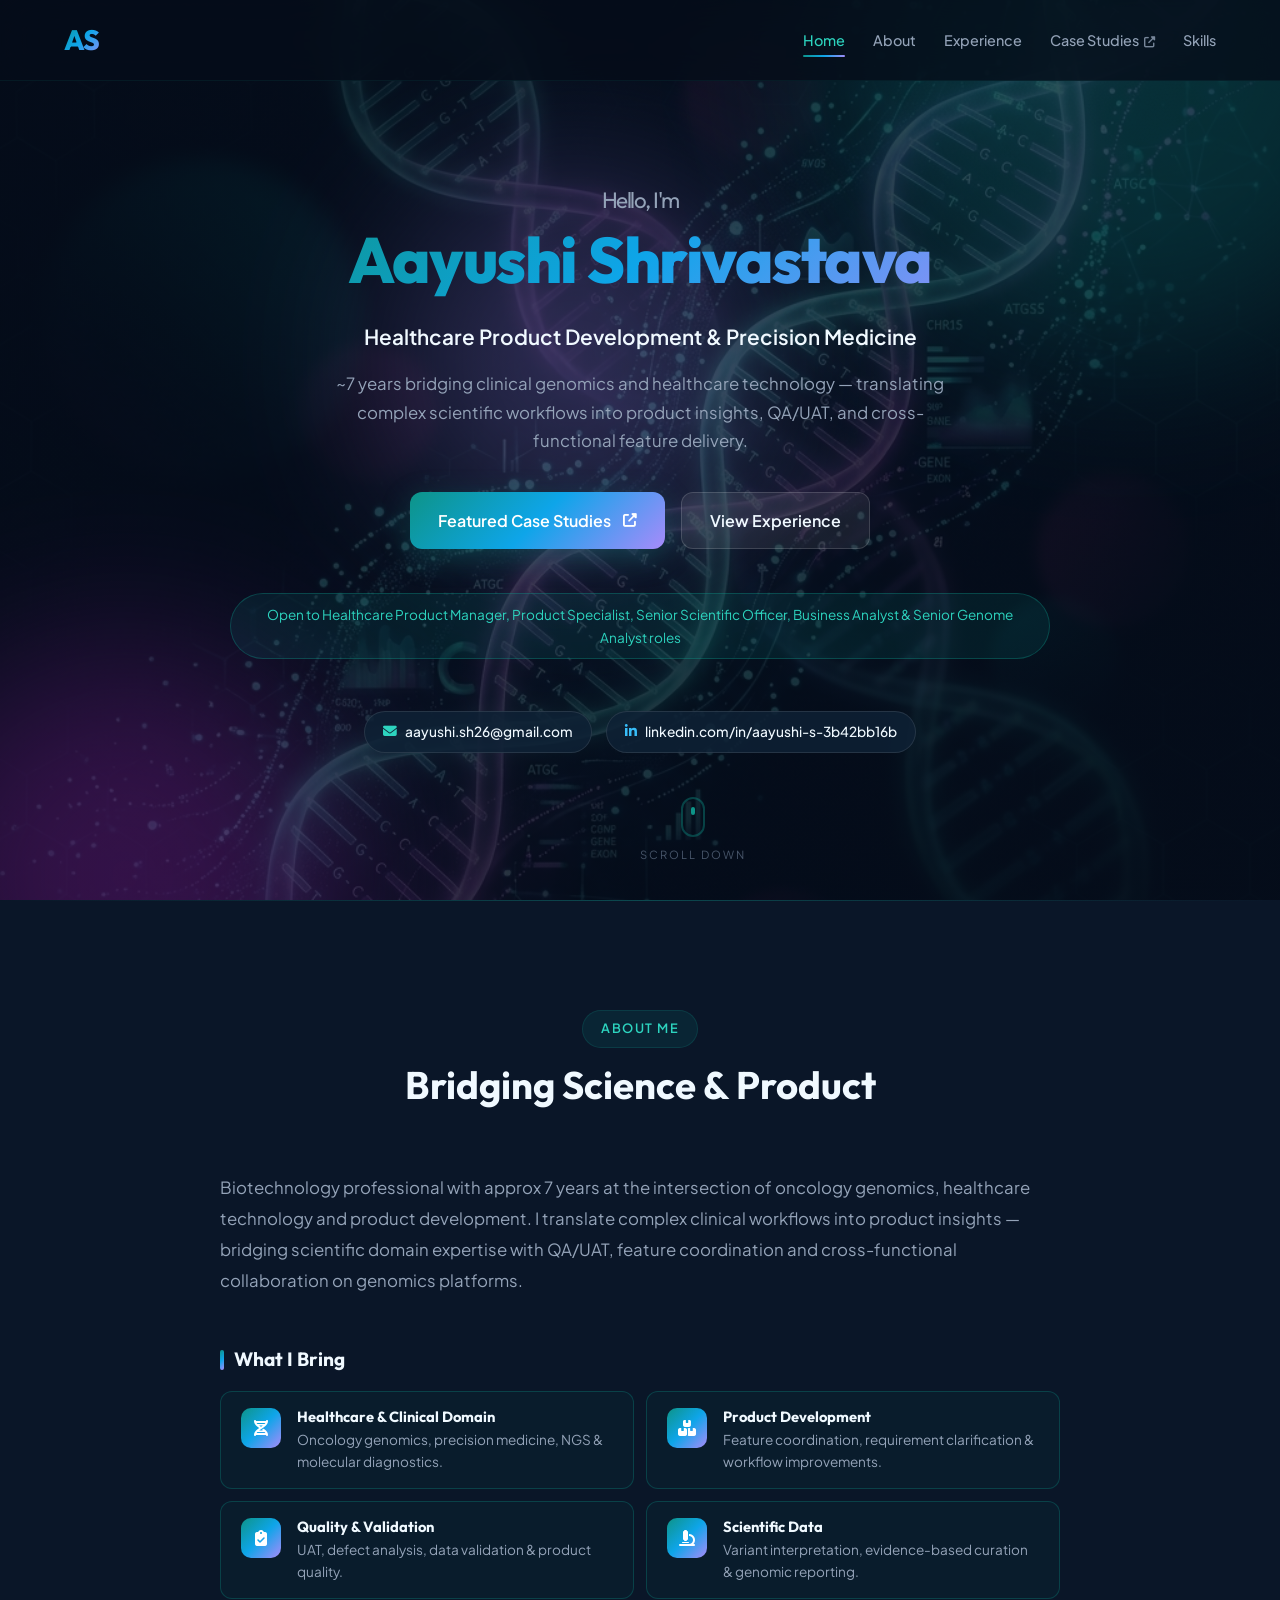
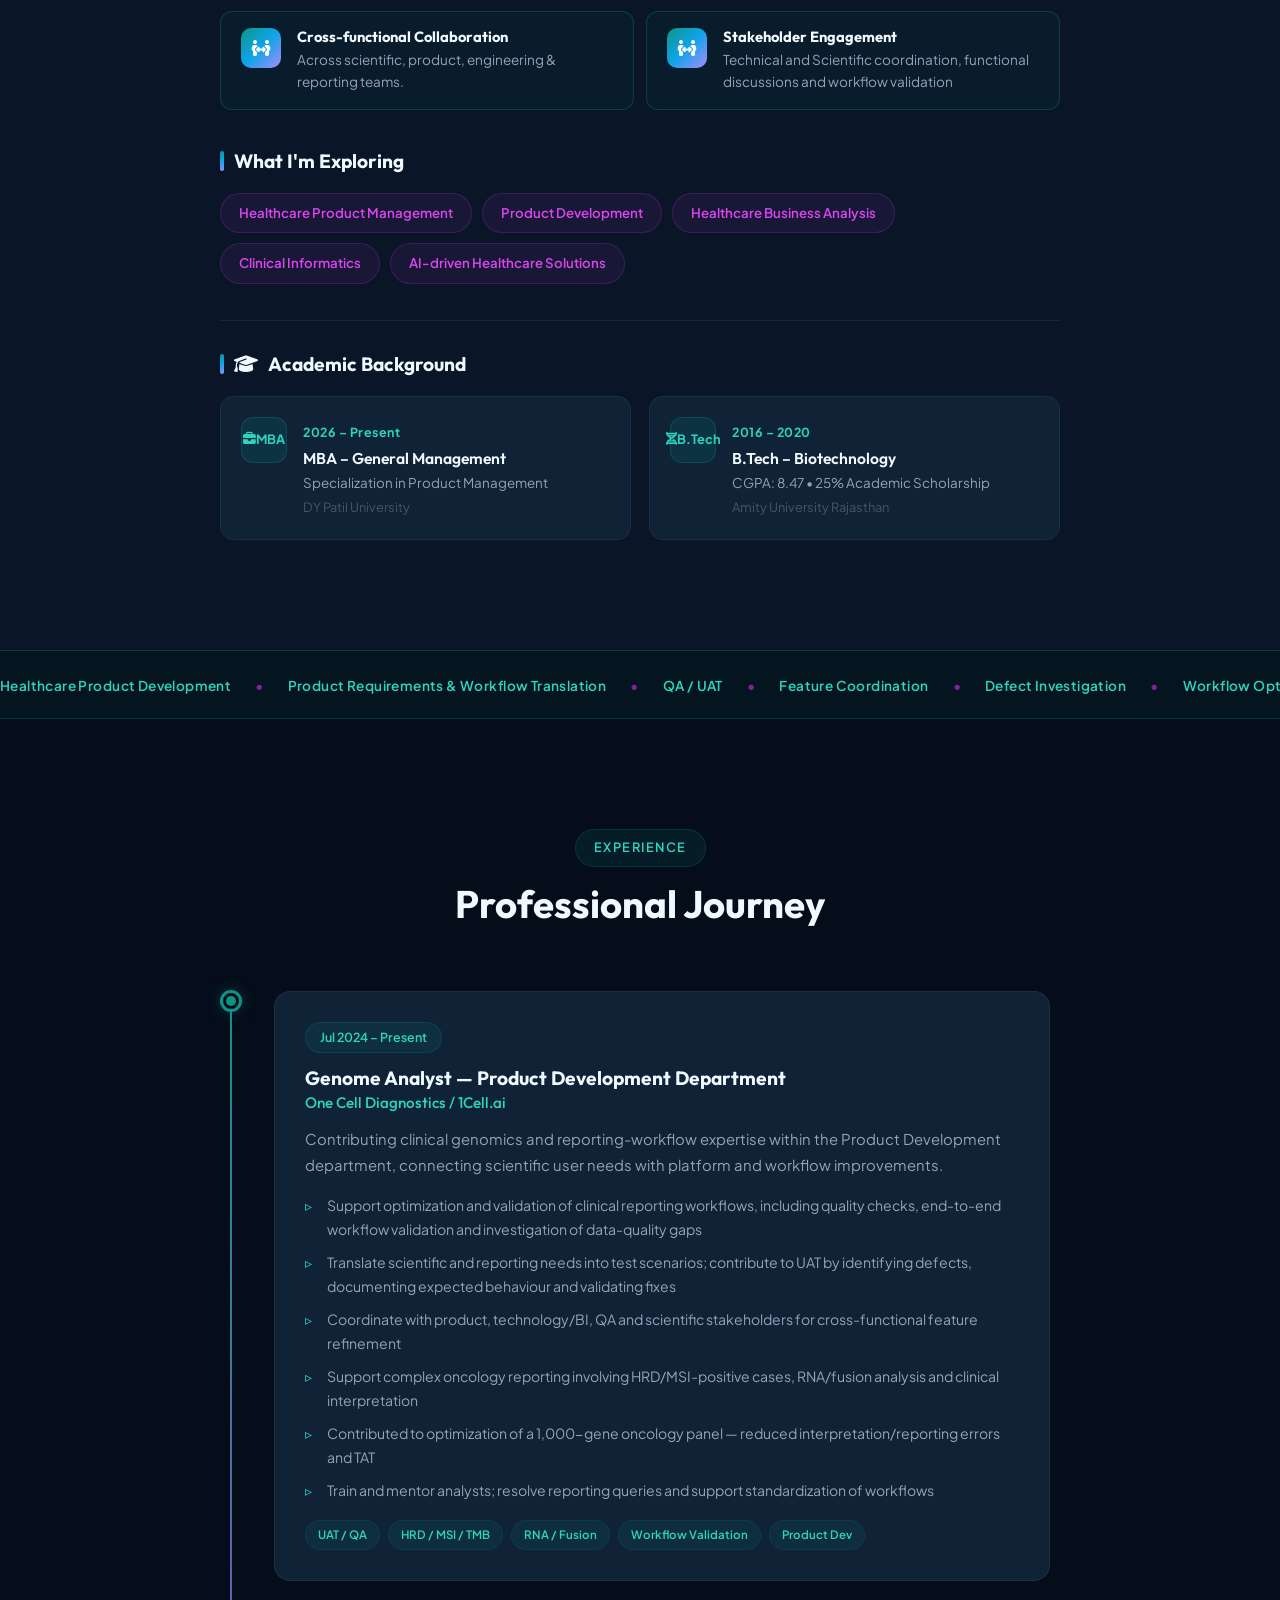
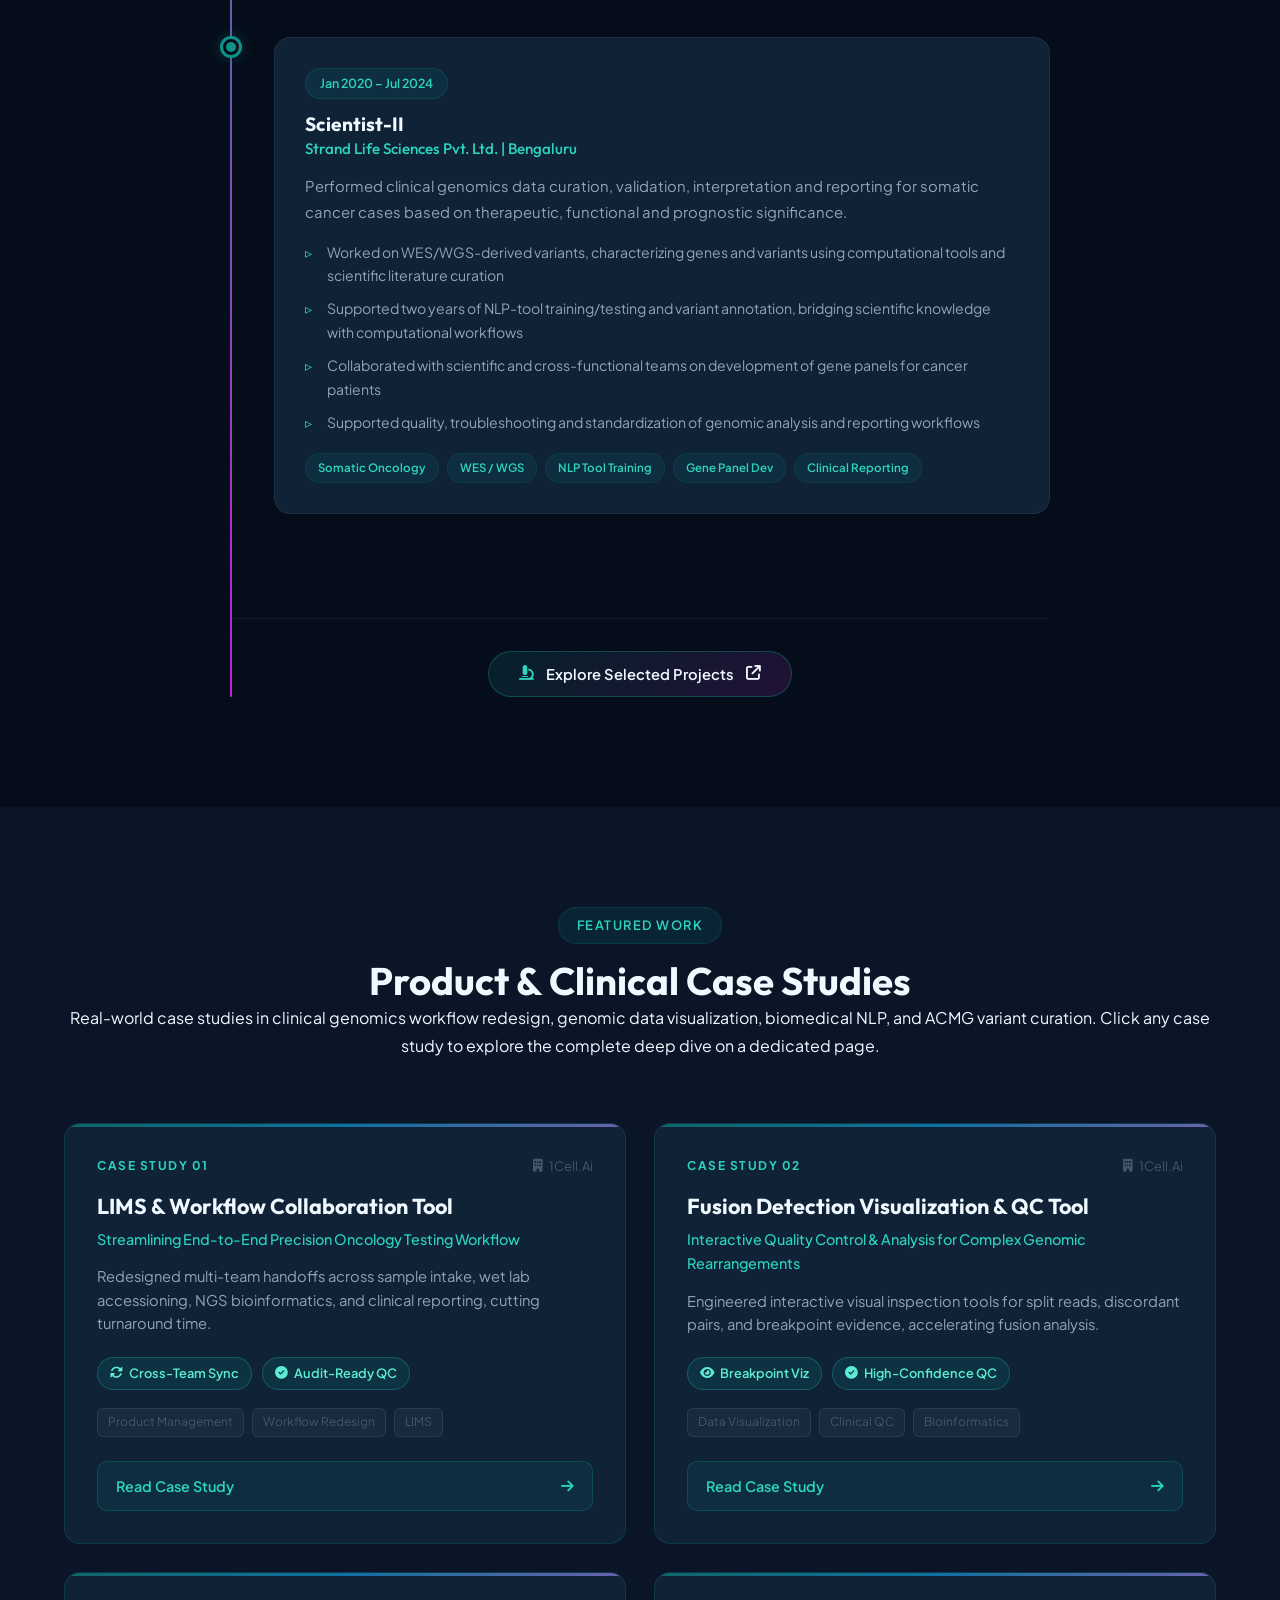
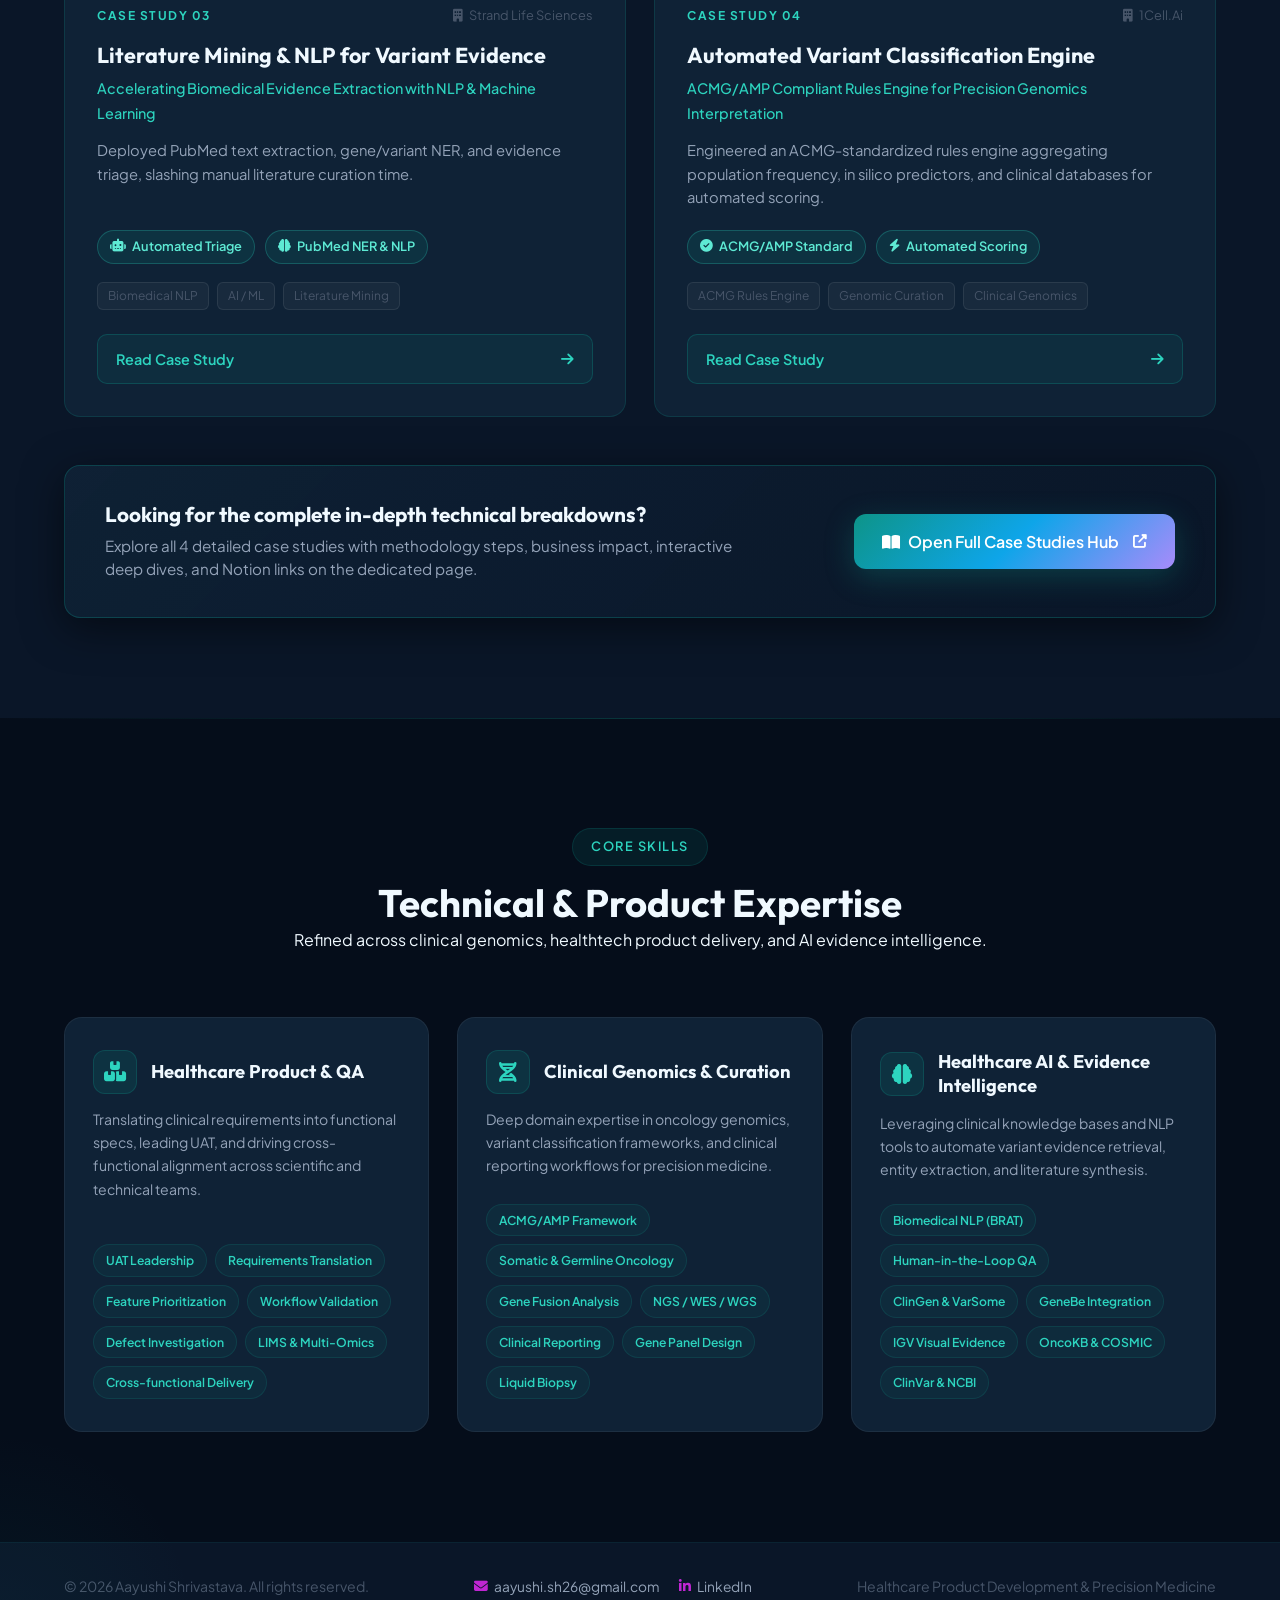
<file: index.html>
<!DOCTYPE html>
<html lang="en">

<head>
    <meta charset="UTF-8">
    <meta name="viewport" content="width=device-width, initial-scale=1.0">
    <title>Aayushi Shrivastava | Healthcare Product & Precision Medicine</title>
    <meta name="description"
        content="Aayushi Shrivastava – Precision medicine professional with ~7 years across clinical genomics, oncology, NGS workflows, and healthcare product development.">
    <link rel="stylesheet" href="aayushi_styles.css">
    <link rel="preconnect" href="https://fonts.googleapis.com">
    <link rel="preconnect" href="https://fonts.gstatic.com" crossorigin>
    <link
        href="https://fonts.googleapis.com/css2?family=Outfit:wght@300;400;500;600;700;800&family=Plus+Jakarta+Sans:wght@400;500;600;700&display=swap"
        rel="stylesheet">
    <link rel="stylesheet" href="https://cdnjs.cloudflare.com/ajax/libs/font-awesome/6.5.1/css/all.min.css">
</head>

<body>

    <!-- Navigation -->
    <nav class="navbar" id="navbar">
        <div class="nav-container">
            <a href="#home" class="nav-logo">AS</a>
            <ul class="nav-menu" id="nav-menu">
                <li><a href="#home" class="nav-link">Home</a></li>
                <li><a href="#about" class="nav-link">About</a></li>
                <li><a href="#experience" class="nav-link">Experience</a></li>
                <li><a href="case-studies.html" target="_blank" rel="noopener noreferrer" class="nav-link">Case Studies
                        <i class="fas fa-external-link-alt"
                            style="font-size:0.7rem;margin-left:3px;opacity:0.8;"></i></a></li>
                <li><a href="#skills" class="nav-link">Skills</a></li>
            </ul>
            <div class="hamburger" id="hamburger">
                <span></span>
                <span></span>
                <span></span>
            </div>
        </div>
    </nav>

    <!-- Hero Section -->
    <section id="home" class="hero">
        <div class="hero-bg">
            <img src="aayushi_hero_bg.png" alt="" class="hero-bg-image" aria-hidden="true">
            <div class="hero-overlay"></div>
            <div class="hero-circle hero-circle-1"></div>
            <div class="hero-circle hero-circle-2"></div>
            <div class="hero-circle hero-circle-3"></div>
            <!-- Floating genomics particles -->
            <div class="particle" style="--x:15%;--y:20%;--d:4s;--s:0.6;"></div>
            <div class="particle" style="--x:80%;--y:35%;--d:5.5s;--s:0.9;"></div>
            <div class="particle" style="--x:55%;--y:70%;--d:3.8s;--s:0.5;"></div>
            <div class="particle" style="--x:30%;--y:60%;--d:6s;--s:0.7;"></div>
            <div class="particle" style="--x:70%;--y:15%;--d:4.5s;--s:0.8;"></div>
        </div>
        <div class="hero-content">
            <h1 class="hero-title">
                <span class="greeting">Hello, I'm</span>
                <span class="name">Aayushi Shrivastava</span>
            </h1>
            <p class="hero-subtitle">Healthcare Product Development &amp; Precision Medicine</p>
            <p class="hero-description">~7 years bridging clinical genomics and healthcare technology — translating
                complex scientific workflows into product insights, QA/UAT, and cross-functional feature delivery.</p>
            <!--<p class="hero-description">Feel free to reach out to discuss my product development case studies and
                experience.</p>-->
            <div class="hero-buttons">
                <a href="case-studies.html" target="_blank" rel="noopener noreferrer" class="btn btn-primary"
                    id="btn-view-case-studies">
                    <span>Featured Case Studies</span>
                    <i class="fas fa-external-link-alt" style="font-size:0.85rem;margin-left:4px;"></i>
                </a>
                <a href="#experience" class="btn btn-secondary" id="btn-view-experience">
                    <span>View Experience</span>
                </a>
            </div>
            <div class="hero-badge">
                Open to Healthcare Product Manager, Product Specialist, Senior Scientific Officer, Business Analyst
                &amp; Senior Genome Analyst roles
            </div>

            <!-- Contact Details on Home Page -->
            <div class="hero-contact-bar">
                <a href="mailto:aayushi.sh26@gmail.com" class="hero-contact-pill email-pill" id="hero-email"
                    title="Send Email">
                    <i class="fas fa-envelope"></i>
                    <span>aayushi.sh26@gmail.com</span>
                </a>
                <a href="https://www.linkedin.com/in/aayushi-s-3b42bb16b" target="_blank" rel="noopener noreferrer"
                    class="hero-contact-pill linkedin-pill" id="hero-linkedin" title="LinkedIn Profile">
                    <i class="fab fa-linkedin-in"></i>
                    <span>linkedin.com/in/aayushi-s-3b42bb16b</span>
                </a>

            </div>
        </div>
        <div class="scroll-indicator">
            <div class="mouse">
                <div class="wheel"></div>
            </div>
            <span>Scroll down</span>
        </div>
    </section>

    <!-- About Section -->
    <section id="about" class="about">
        <div class="container">
            <div class="section-header">
                <span class="section-tag">About Me</span>
                <h2 class="section-title">Bridging Science &amp; Product</h2>
            </div>
            <div class="about-content">
                <div class="about-text">
                    <p>Biotechnology professional with approx 7 years at the intersection of oncology genomics,
                        healthcare
                        technology and product development. I translate complex clinical workflows into product insights
                        — bridging scientific domain expertise with QA/UAT, feature coordination and cross-functional
                        collaboration on genomics platforms.</p>
                </div>

                <div class="about-pillars">
                    <h3 class="pillars-title">What I Bring</h3>
                    <div class="pillars-grid">
                        <div class="pillar-item">
                            <div class="pillar-icon"><i class="fas fa-dna"></i></div>
                            <div class="pillar-body">
                                <h4>Healthcare &amp; Clinical Domain</h4>
                                <p>Oncology genomics, precision medicine, NGS &amp; molecular diagnostics.</p>
                            </div>
                        </div>
                        <div class="pillar-item">
                            <div class="pillar-icon"><i class="fas fa-boxes"></i></div>
                            <div class="pillar-body">
                                <h4>Product Development</h4>
                                <p>Feature coordination, requirement clarification &amp; workflow improvements.</p>
                            </div>
                        </div>
                        <div class="pillar-item">
                            <div class="pillar-icon"><i class="fas fa-clipboard-check"></i></div>
                            <div class="pillar-body">
                                <h4>Quality &amp; Validation</h4>
                                <p>UAT, defect analysis, data validation &amp; product quality.</p>
                            </div>
                        </div>
                        <div class="pillar-item">
                            <div class="pillar-icon"><i class="fas fa-microscope"></i></div>
                            <div class="pillar-body">
                                <h4>Scientific Data</h4>
                                <p>Variant interpretation, evidence-based curation &amp; genomic reporting.</p>
                            </div>
                        </div>
                        <div class="pillar-item">
                            <div class="pillar-icon"><i class="fas fa-people-arrows"></i></div>
                            <div class="pillar-body">
                                <h4>Cross-functional Collaboration</h4>
                                <p>Across scientific, product, engineering &amp; reporting teams.</p>
                            </div>
                        </div>
                        <div class="pillar-item">
                            <div class="pillar-icon"><i class="fas fa-people-arrows"></i></div>
                            <div class="pillar-body">
                                <h4>Stakeholder Engagement</h4>
                                <p>Technical and Scientific coordination, functional discussions and workflow validation
                                </p>
                            </div>
                        </div>
                    </div>
                </div>

                <div class="about-exploring">
                    <h3 class="exploring-title">What I'm Exploring</h3>
                    <div class="exploring-tags">
                        <span>Healthcare Product Management</span>
                        <span>Product Development</span>
                        <span>Healthcare Business Analysis</span>
                        <span>Clinical Informatics</span>
                        <span>AI-driven Healthcare Solutions</span>
                    </div>
                </div>

                <!-- Academic Background in About -->
                <div class="about-education">
                    <h3 class="exploring-title"><i class="fas fa-graduation-cap"></i> Academic Background</h3>
                    <div class="about-education-grid">
                        <div class="about-edu-card">
                            <div class="edu-badge"><i class="fas fa-briefcase"></i> MBA</div>
                            <div class="edu-info">
                                <span class="edu-year">2026 – Present</span>
                                <h4>MBA – General Management</h4>
                                <p class="edu-spec">Specialization in Product Management</p>
                                <p class="edu-school">DY Patil University</p>
                            </div>
                        </div>
                        <div class="about-edu-card">
                            <div class="edu-badge"><i class="fas fa-dna"></i> B.Tech</div>
                            <div class="edu-info">
                                <span class="edu-year">2016 – 2020</span>
                                <h4>B.Tech – Biotechnology</h4>
                                <p class="edu-spec">CGPA: 8.47 &bull; 25% Academic Scholarship</p>
                                <p class="edu-school">Amity University Rajasthan</p>
                            </div>
                        </div>
                    </div>
                </div>
            </div>
        </div>
    </section>


    <!-- Core Competencies Banner -->
    <section class="competencies">
        <div class="competencies-inner">
            <div class="competency-track">
                <span>Healthcare Product Development</span>
                <span>•</span>
                <span>Product Requirements &amp; Workflow Translation</span>
                <span>•</span>
                <span>QA / UAT</span>
                <span>•</span>
                <span>Feature Coordination</span>
                <span>•</span>
                <span>Defect Investigation</span>
                <span>•</span>
                <span>Workflow Optimization</span>
                <span>•</span>
                <span>Clinical Genomics</span>
                <span>•</span>
                <span>Precision Oncology</span>
                <span>•</span>
                <span>NGS</span>
                <span>•</span>
                <span>RNA / Fusion</span>
                <span>•</span>
                <span>HRD / MSI / TMB</span>
                <span>•</span>
                <span>Clinical Reporting</span>
                <span>•</span>
                <span>Scientific Evidence Curation</span>
                <span>•</span>
                <span>Training &amp; Mentoring</span>
                <span>•</span>
                <!-- Duplicate for seamless loop -->
                <span>Healthcare Product Development</span>
                <span>•</span>
                <span>Product Requirements &amp; Workflow Translation</span>
                <span>•</span>
                <span>QA / UAT</span>
                <span>•</span>
                <span>Feature Coordination</span>
                <span>•</span>
                <span>Defect Investigation</span>
                <span>•</span>
                <span>Workflow Optimization</span>
                <span>•</span>
                <span>Clinical Genomics</span>
                <span>•</span>
                <span>Precision Oncology</span>
                <span>•</span>
                <span>NGS</span>
                <span>•</span>
                <span>RNA / Fusion</span>
                <span>•</span>
                <span>HRD / MSI / TMB</span>
                <span>•</span>
                <span>Clinical Reporting</span>
                <span>•</span>
                <span>Scientific Evidence Curation</span>
                <span>•</span>
                <span>Training &amp; Mentoring</span>
                <span>•</span>
            </div>
        </div>
    </section>

    <!-- Experience Section -->
    <section id="experience" class="experience">
        <div class="container">
            <div class="section-header">
                <span class="section-tag">Experience</span>
                <h2 class="section-title">Professional Journey</h2>
            </div>
            <div class="timeline">

                <!-- Job 1 -->
                <div class="timeline-item">
                    <div class="timeline-marker"></div>
                    <div class="timeline-content">
                        <span class="timeline-date">Jul 2024 – Present</span>
                        <h3 class="timeline-title">Genome Analyst — Product Development Department</h3>
                        <h4 class="timeline-company">One Cell Diagnostics / 1Cell.ai</h4>
                        <p class="timeline-description">Contributing clinical genomics and reporting-workflow expertise
                            within the Product Development department, connecting scientific user needs with platform
                            and workflow improvements.</p>
                        <ul class="timeline-bullets">
                            <li>Support optimization and validation of clinical reporting workflows, including quality
                                checks, end-to-end workflow validation and investigation of data-quality gaps</li>
                            <li>Translate scientific and reporting needs into test scenarios; contribute to UAT by
                                identifying defects, documenting expected behaviour and validating fixes</li>
                            <li>Coordinate with product, technology/BI, QA and scientific stakeholders for
                                cross-functional feature refinement</li>
                            <li>Support complex oncology reporting involving HRD/MSI-positive cases, RNA/fusion analysis
                                and clinical interpretation</li>
                            <li>Contributed to optimization of a 1,000-gene oncology panel — reduced
                                interpretation/reporting errors and TAT</li>
                            <li>Train and mentor analysts; resolve reporting queries and support standardization of
                                workflows</li>
                        </ul>
                        <div class="timeline-tech">
                            <span>UAT / QA</span>
                            <span>HRD / MSI / TMB</span>
                            <span>RNA / Fusion</span>
                            <span>Workflow Validation</span>
                            <span>Product Dev</span>
                        </div>
                    </div>
                </div>

                <!-- Job 2 -->
                <div class="timeline-item">
                    <div class="timeline-marker"></div>
                    <div class="timeline-content">
                        <span class="timeline-date">Jan 2020 – Jul 2024</span>
                        <h3 class="timeline-title">Scientist-II</h3>
                        <h4 class="timeline-company">Strand Life Sciences Pvt. Ltd. | Bengaluru</h4>
                        <p class="timeline-description">Performed clinical genomics data curation, validation,
                            interpretation and reporting for somatic cancer cases based on therapeutic, functional and
                            prognostic significance.</p>
                        <ul class="timeline-bullets">
                            <li>Worked on WES/WGS-derived variants, characterizing genes and variants using
                                computational tools and scientific literature curation</li>
                            <li>Supported two years of NLP-tool training/testing and variant annotation, bridging
                                scientific knowledge with computational workflows</li>
                            <li>Collaborated with scientific and cross-functional teams on development of gene panels
                                for cancer patients</li>
                            <li>Supported quality, troubleshooting and standardization of genomic analysis and reporting
                                workflows</li>
                        </ul>
                        <div class="timeline-tech">
                            <span>Somatic Oncology</span>
                            <span>WES / WGS</span>
                            <span>NLP Tool Training</span>
                            <span>Gene Panel Dev</span>
                            <span>Clinical Reporting</span>
                        </div>
                    </div>
                </div>

                <div class="experience-projects-cta">
                    <button class="btn-projects-trigger" id="btn-open-projects-modal" type="button">
                        <i class="fas fa-microscope"></i>
                        <span>Explore Selected Projects</span>
                        <i class="fas fa-arrow-up-right-from-square"></i>
                    </button>
                </div>

            </div>
        </div>
    </section>

    <!-- Featured Case Studies Preview Section -->
    <section id="case-studies" class="case-preview">
        <div class="container">
            <div class="section-header">
                <span class="section-tag">Featured Work</span>
                <h2 class="section-title">Product &amp; Clinical Case Studies</h2>
                <p class="section-subtitle">Real-world case studies in clinical genomics workflow redesign, genomic data
                    visualization, biomedical NLP, and ACMG variant curation. Click any case study to explore the
                    complete deep dive on a dedicated page.</p>
            </div>

            <div class="preview-grid">
                <!-- Preview Card 1 -->
                <div class="preview-card">
                    <div class="preview-card-header">
                        <span class="preview-card-num">CASE STUDY 01</span>
                        <span class="preview-card-company"><i class="fas fa-building"></i> 1Cell.Ai</span>
                    </div>
                    <h3 class="preview-card-title">LIMS &amp; Workflow Collaboration Tool</h3>
                    <p class="preview-card-subtitle">Streamlining End-to-End Precision Oncology Testing Workflow</p>
                    <p class="preview-card-desc">Redesigned multi-team handoffs across sample intake, wet lab
                        accessioning, NGS bioinformatics, and clinical reporting, cutting turnaround time.</p>
                    <div class="preview-card-impact">
                        <div class="impact-pill"><i class="fas fa-sync-alt"></i> Cross-Team Sync</div>
                        <div class="impact-pill"><i class="fas fa-check-circle"></i> Audit-Ready QC</div>
                    </div>
                    <div class="preview-card-tags">
                        <span class="tag">Product Management</span>
                        <span class="tag">Workflow Redesign</span>
                        <span class="tag">LIMS</span>
                    </div>
                    <a href="case-studies.html#case-1" target="_blank" rel="noopener noreferrer"
                        class="preview-card-btn">
                        <span>Read Case Study</span>
                        <i class="fas fa-arrow-right"></i>
                    </a>
                </div>

                <!-- Preview Card 2 -->
                <div class="preview-card">
                    <div class="preview-card-header">
                        <span class="preview-card-num">CASE STUDY 02</span>
                        <span class="preview-card-company"><i class="fas fa-building"></i> 1Cell.Ai</span>
                    </div>
                    <h3 class="preview-card-title">Fusion Detection Visualization &amp; QC Tool</h3>
                    <p class="preview-card-subtitle">Interactive Quality Control &amp; Analysis for Complex Genomic
                        Rearrangements</p>
                    <p class="preview-card-desc">Engineered interactive visual inspection tools for split reads,
                        discordant pairs, and breakpoint evidence, accelerating fusion analysis.</p>
                    <div class="preview-card-impact">
                        <div class="impact-pill"><i class="fas fa-eye"></i> Breakpoint Viz</div>
                        <div class="impact-pill"><i class="fas fa-check-circle"></i> High-Confidence QC</div>
                    </div>
                    <div class="preview-card-tags">
                        <span class="tag">Data Visualization</span>
                        <span class="tag">Clinical QC</span>
                        <span class="tag">Bioinformatics</span>
                    </div>
                    <a href="case-studies.html#case-2" target="_blank" rel="noopener noreferrer"
                        class="preview-card-btn">
                        <span>Read Case Study</span>
                        <i class="fas fa-arrow-right"></i>
                    </a>
                </div>

                <!-- Preview Card 3 -->
                <div class="preview-card">
                    <div class="preview-card-header">
                        <span class="preview-card-num">CASE STUDY 03</span>
                        <span class="preview-card-company"><i class="fas fa-building"></i> Strand Life Sciences</span>
                    </div>
                    <h3 class="preview-card-title">Literature Mining &amp; NLP for Variant Evidence</h3>
                    <p class="preview-card-subtitle">Accelerating Biomedical Evidence Extraction with NLP &amp; Machine
                        Learning</p>
                    <p class="preview-card-desc">Deployed PubMed text extraction, gene/variant NER, and evidence triage,
                        slashing manual literature curation time.</p>
                    <div class="preview-card-impact">
                        <div class="impact-pill"><i class="fas fa-robot"></i> Automated Triage</div>
                        <div class="impact-pill"><i class="fas fa-brain"></i> PubMed NER &amp; NLP</div>
                    </div>
                    <div class="preview-card-tags">
                        <span class="tag">Biomedical NLP</span>
                        <span class="tag">AI / ML</span>
                        <span class="tag">Literature Mining</span>
                    </div>
                    <a href="case-studies.html#case-3" target="_blank" rel="noopener noreferrer"
                        class="preview-card-btn">
                        <span>Read Case Study</span>
                        <i class="fas fa-arrow-right"></i>
                    </a>
                </div>

                <!-- Preview Card 4 -->
                <div class="preview-card">
                    <div class="preview-card-header">
                        <span class="preview-card-num">CASE STUDY 04</span>
                        <span class="preview-card-company"><i class="fas fa-building"></i> 1Cell.Ai</span>
                    </div>
                    <h3 class="preview-card-title">Automated Variant Classification Engine</h3>
                    <p class="preview-card-subtitle">ACMG/AMP Compliant Rules Engine for Precision Genomics
                        Interpretation</p>
                    <p class="preview-card-desc">Engineered an ACMG-standardized rules engine aggregating population
                        frequency, in silico predictors, and clinical databases for automated scoring.</p>
                    <div class="preview-card-impact">
                        <div class="impact-pill"><i class="fas fa-check-circle"></i> ACMG/AMP Standard</div>
                        <div class="impact-pill"><i class="fas fa-bolt"></i> Automated Scoring</div>
                    </div>
                    <div class="preview-card-tags">
                        <span class="tag">ACMG Rules Engine</span>
                        <span class="tag">Genomic Curation</span>
                        <span class="tag">Clinical Genomics</span>
                    </div>
                    <a href="case-studies.html#case-4" target="_blank" rel="noopener noreferrer"
                        class="preview-card-btn">
                        <span>Read Case Study</span>
                        <i class="fas fa-arrow-right"></i>
                    </a>
                </div>
            </div>

            <!-- Bottom CTA to dedicated page -->
            <div class="preview-cta-wrap">
                <div class="preview-cta-card">
                    <div class="preview-cta-text">
                        <h3>Looking for the complete in-depth technical breakdowns?</h3>
                        <p>Explore all 4 detailed case studies with methodology steps, business impact, interactive deep
                            dives, and Notion links on the dedicated page.</p>
                    </div>
                    <a href="case-studies.html" target="_blank" rel="noopener noreferrer"
                        class="btn btn-primary btn-lg">
                        <i class="fas fa-book-open"></i> Open Full Case Studies Hub <i class="fas fa-external-link-alt"
                            style="margin-left: 6px; font-size: 0.85rem;"></i>
                    </a>
                </div>
            </div>
        </div>
    </section>

    <!-- Skills Section (Refined & Compact) -->
    <section id="skills" class="skills">
        <div class="container">
            <div class="section-header">
                <span class="section-tag">Core Skills</span>
                <h2 class="section-title">Technical &amp; Product Expertise</h2>
                <p class="section-subtitle">Refined across clinical genomics, healthtech product delivery, and AI
                    evidence intelligence.</p>
            </div>
            <div class="skills-grid skills-grid-refined">
                <!-- Skill 1: Product Development & Validation -->
                <div class="skill-card">
                    <div class="skill-header">
                        <div class="skill-icon-wrap"><i class="fas fa-boxes"></i></div>
                        <h3>Healthcare Product &amp; QA</h3>
                    </div>
                    <p class="skill-desc">Translating clinical requirements into functional specs, leading UAT, and
                        driving cross-functional alignment across scientific and technical teams.</p>
                    <div class="skill-tags">
                        <span class="skill-tag">UAT Leadership</span>
                        <span class="skill-tag">Requirements Translation</span>
                        <span class="skill-tag">Feature Prioritization</span>
                        <span class="skill-tag">Workflow Validation</span>
                        <span class="skill-tag">Defect Investigation</span>
                        <span class="skill-tag">LIMS &amp; Multi-Omics</span>
                        <span class="skill-tag">Cross-functional Delivery</span>
                    </div>
                </div>

                <!-- Skill 2: Clinical Genomics & Precision Medicine -->
                <div class="skill-card">
                    <div class="skill-header">
                        <div class="skill-icon-wrap"><i class="fas fa-dna"></i></div>
                        <h3>Clinical Genomics &amp; Curation</h3>
                    </div>
                    <p class="skill-desc">Deep domain expertise in oncology genomics, variant classification frameworks,
                        and clinical reporting workflows for precision medicine.</p>
                    <div class="skill-tags">
                        <span class="skill-tag">ACMG/AMP Framework</span>
                        <span class="skill-tag">Somatic &amp; Germline Oncology</span>
                        <span class="skill-tag">Gene Fusion Analysis</span>
                        <span class="skill-tag">NGS / WES / WGS</span>
                        <span class="skill-tag">Clinical Reporting</span>
                        <span class="skill-tag">Gene Panel Design</span>
                        <span class="skill-tag">Liquid Biopsy</span>
                    </div>
                </div>

                <!-- Skill 3: Healthcare AI & Evidence Intelligence -->
                <div class="skill-card">
                    <div class="skill-header">
                        <div class="skill-icon-wrap"><i class="fas fa-brain"></i></div>
                        <h3>Healthcare AI &amp; Evidence Intelligence</h3>
                    </div>
                    <p class="skill-desc">Leveraging clinical knowledge bases and NLP tools to automate variant evidence
                        retrieval, entity extraction, and literature synthesis.</p>
                    <div class="skill-tags">
                        <span class="skill-tag">Biomedical NLP (BRAT)</span>
                        <span class="skill-tag">Human-in-the-Loop QA</span>
                        <span class="skill-tag">ClinGen &amp; VarSome</span>
                        <span class="skill-tag">GeneBe Integration</span>
                        <span class="skill-tag">IGV Visual Evidence</span>
                        <span class="skill-tag">OncoKB &amp; COSMIC</span>
                        <span class="skill-tag">ClinVar &amp; NCBI</span>
                    </div>
                </div>
            </div>
        </div>
    </section>

    <!-- Selected Projects Modal Popup -->
    <div class="modal-overlay" id="projects-modal" aria-hidden="true">
        <div class="modal-container" role="dialog" aria-labelledby="modal-title">
            <div class="modal-header">
                <div>
                    <span class="modal-tag">Genomics &amp; Healthcare</span>
                    <h3 class="modal-title" id="modal-title">Selected Projects</h3>
                </div>
                <button class="modal-close" id="btn-close-projects-modal" aria-label="Close modal">
                    <i class="fas fa-times"></i>
                </button>
            </div>
            <div class="modal-body">
                <div class="modal-projects-grid">
                    <div class="modal-project-card">
                        <div class="modal-project-icon"><i class="fas fa-lungs"></i></div>
                        <h4>Lung Cancer Genomics</h4>
                        <p>Characterization of genomic biomarkers using curation and computational tools for functional
                            and therapeutic significance.</p>
                        <div class="modal-project-tech">
                            <span>Genomic Biomarkers</span>
                            <span>Curation</span>
                            <span>Therapeutic</span>
                            <span>Computational Tools</span>
                        </div>
                    </div>
                    <div class="modal-project-card">
                        <div class="modal-project-icon"><i class="fas fa-database"></i></div>
                        <h4>Oncology Data Management</h4>
                        <p>Updating oncology and women-specific health disease data in assigned databases, ensuring
                            accuracy, validation, and completeness.</p>
                        <div class="modal-project-tech">
                            <span>Data Curation</span>
                            <span>Oncology</span>
                            <span>Women's Health</span>
                        </div>
                    </div>
                    <div class="modal-project-card">
                        <div class="modal-project-icon"><i class="fas fa-dna"></i></div>
                        <h4>Gene Panel Development</h4>
                        <p>Collaborated closely with cross-functional teams to build a comprehensive gene panel for
                            cancer patients, including the 1,000-gene oncology panel.</p>
                        <div class="modal-project-tech">
                            <span>Gene Panel</span>
                            <span>Cross-functional</span>
                            <span>Cancer Genomics</span>
                        </div>
                    </div>
                </div>
            </div>
        </div>
    </div>

    <!-- Footer -->
    <footer class="footer">
        <div class="container">
            <div class="footer-content">
                <p>&copy; 2026 Aayushi Shrivastava. All rights reserved.</p>
                <div class="footer-contact-links">
                    <a href="mailto:aayushi.sh26@gmail.com"><i class="fas fa-envelope"></i> aayushi.sh26@gmail.com</a>
                    <a href="https://www.linkedin.com/in/aayushi-s-3b42bb16b" target="_blank"
                        rel="noopener noreferrer"><i class="fab fa-linkedin-in"></i> LinkedIn</a>
                </div>
                <p>Healthcare Product Development &amp; Precision Medicine</p>
            </div>
        </div>
    </footer>

    <script src="aayushi_script.js"></script>
</body>

</html>
</file>
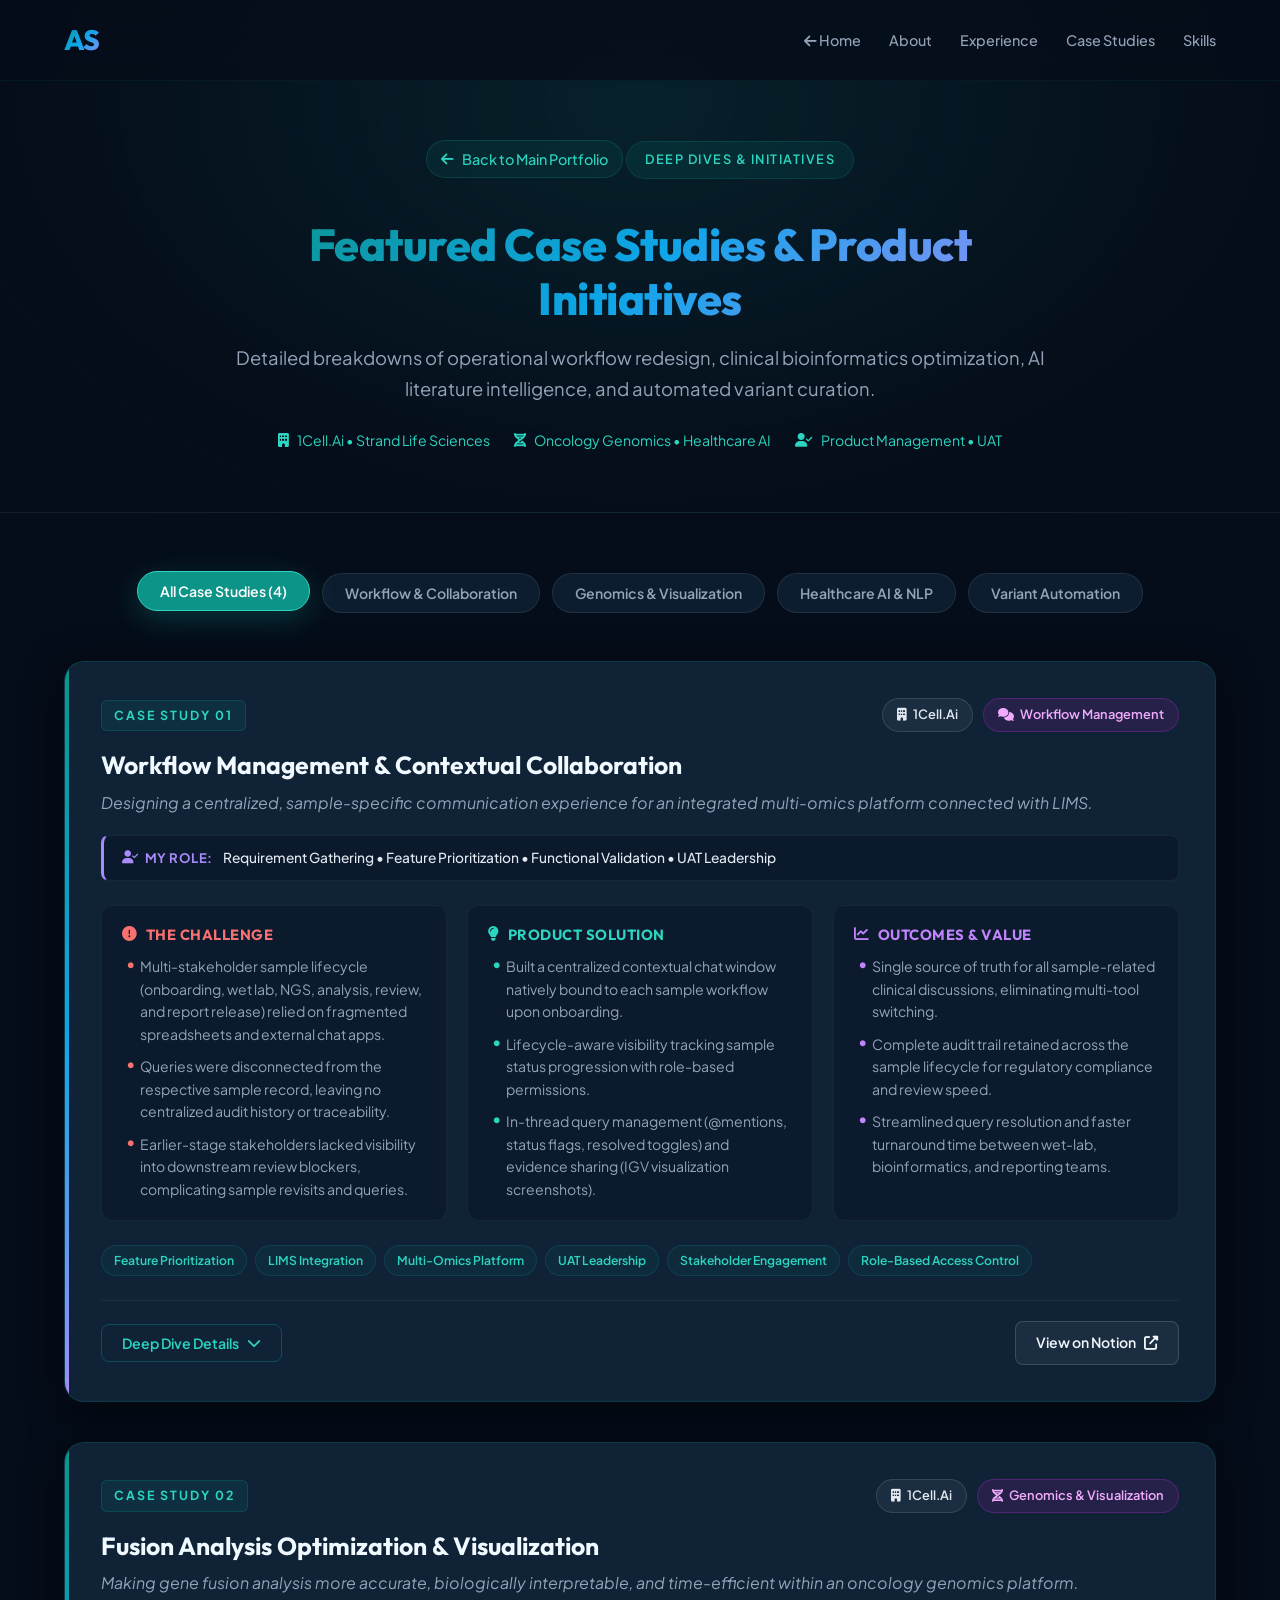
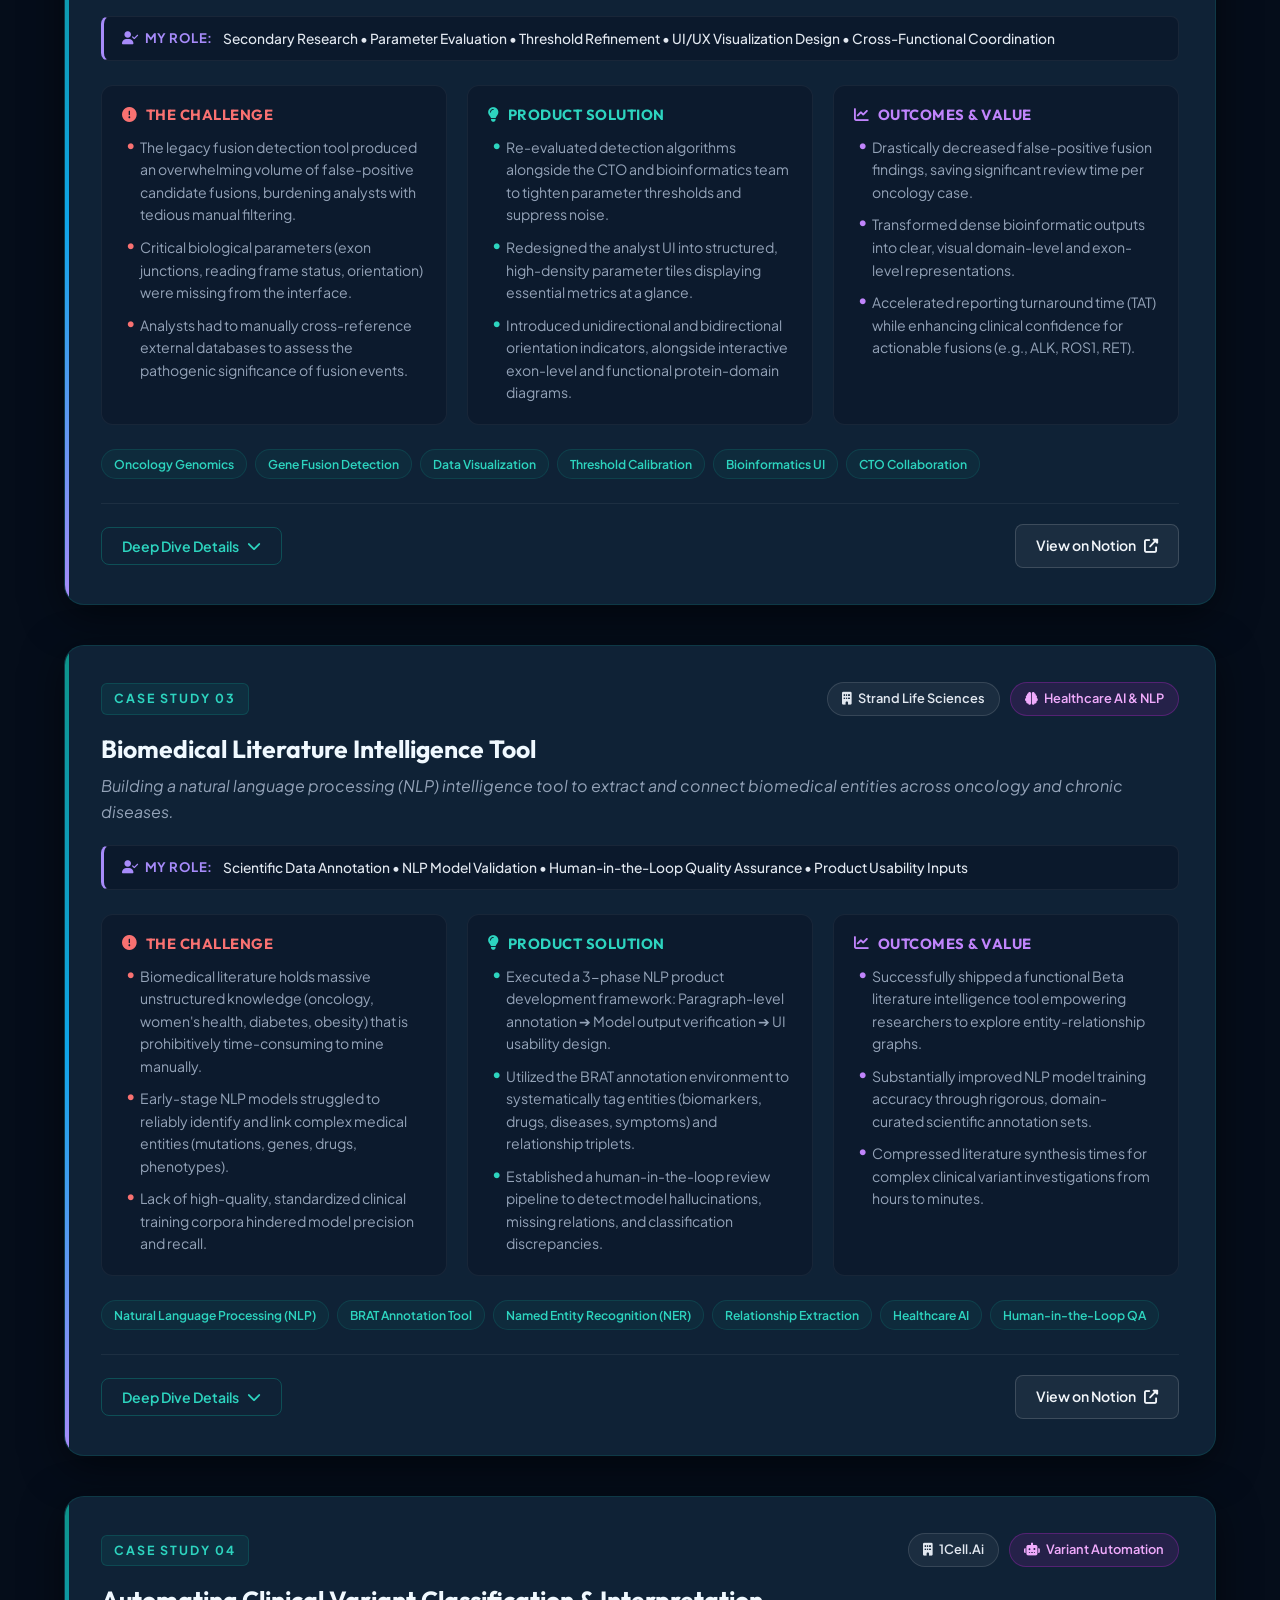
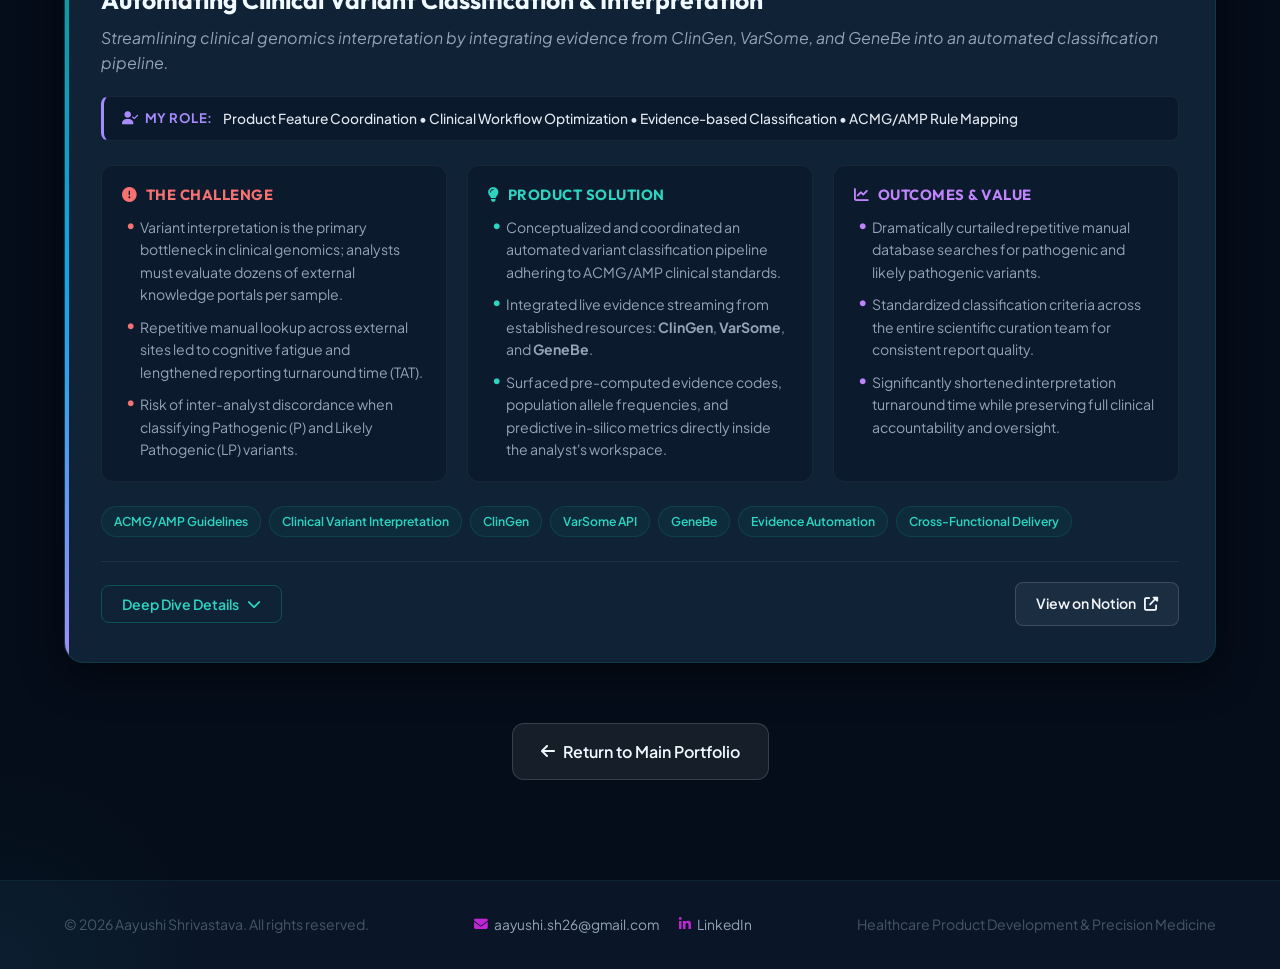
<file: case-studies.html>
<!DOCTYPE html>
<html lang="en">

<head>
    <meta charset="UTF-8">
    <meta name="viewport" content="width=device-width, initial-scale=1.0">
    <title>Featured Case Studies | Aayushi Shrivastava</title>
    <meta name="description"
        content="Product development & clinical genomics case studies by Aayushi Shrivastava — LIMS workflow collaboration, fusion detection visualization, biomedical NLP, and variant classification automation.">
    <link rel="stylesheet" href="aayushi_styles.css">
    <link rel="preconnect" href="https://fonts.googleapis.com">
    <link rel="preconnect" href="https://fonts.gstatic.com" crossorigin>
    <link
        href="https://fonts.googleapis.com/css2?family=Outfit:wght@300;400;500;600;700;800&family=Plus+Jakarta+Sans:wght@400;500;600;700&display=swap"
        rel="stylesheet">
    <link rel="stylesheet" href="https://cdnjs.cloudflare.com/ajax/libs/font-awesome/6.5.1/css/all.min.css">
</head>

<body class="case-studies-page">

    <!-- Navigation -->
    <nav class="navbar scrolled" id="navbar">
        <div class="nav-container">
            <a href="index.html" class="nav-logo" title="Back to Home">AS</a>
            <ul class="nav-menu" id="nav-menu">
                <li><a href="index.html" class="nav-link"><i class="fas fa-arrow-left"></i> Home</a></li>
                <li><a href="index.html#about" class="nav-link">About</a></li>
                <li><a href="index.html#experience" class="nav-link">Experience</a></li>
                <li><a href="case-studies.html" class="nav-link active">Case Studies</a></li>
                <li><a href="index.html#skills" class="nav-link">Skills</a></li>
            </ul>
            <div class="hamburger" id="hamburger">
                <span></span>
                <span></span>
                <span></span>
            </div>
        </div>
    </nav>

    <!-- Page Header -->
    <header class="case-page-hero">
        <div class="container">
            <div class="case-hero-content">
                <a href="index.html" class="back-link"><i class="fas fa-arrow-left"></i> Back to Main Portfolio</a>
                <span class="section-tag">Deep Dives &amp; Initiatives</span>
                <h1 class="case-page-title">Featured Case Studies &amp; Product Initiatives</h1>
                <p class="case-page-subtitle">Detailed breakdowns of operational workflow redesign, clinical bioinformatics optimization, AI literature intelligence, and automated variant curation.</p>
                <div class="case-hero-meta">
                    <span><i class="fas fa-building"></i> 1Cell.Ai &bull; Strand Life Sciences</span>
                    <span><i class="fas fa-dna"></i> Oncology Genomics &bull; Healthcare AI</span>
                    <span><i class="fas fa-user-check"></i> Product Management &bull; UAT</span>
                </div>
            </div>
        </div>
    </header>

    <!-- Main Content -->
    <main class="case-studies-main">
        <div class="container">

            <!-- Category Filter Tabs -->
            <div class="case-filter-tabs">
                <button class="filter-tab active" data-filter="all">All Case Studies (4)</button>
                <button class="filter-tab" data-filter="workflow">Workflow &amp; Collaboration</button>
                <button class="filter-tab" data-filter="optimization">Genomics &amp; Visualization</button>
                <button class="filter-tab" data-filter="nlp">Healthcare AI &amp; NLP</button>
                <button class="filter-tab" data-filter="automation">Variant Automation</button>
            </div>

            <div class="case-studies-container">

                <!-- Case Study 01 -->
                <article class="case-study-card" id="case-1" data-category="workflow">
                    <div class="case-meta-top">
                        <span class="case-number">Case Study 01</span>
                        <div class="case-badges">
                            <span class="case-company-badge"><i class="fas fa-building"></i> 1Cell.Ai</span>
                            <span class="case-category-badge"><i class="fas fa-comments"></i> Workflow Management</span>
                        </div>
                    </div>

                    <h2 class="case-title">Workflow Management &amp; Contextual Collaboration</h2>
                    <p class="case-tagline">Designing a centralized, sample-specific communication experience for an integrated multi-omics platform connected with LIMS.</p>

                    <div class="case-role-bar">
                        <span class="role-label"><i class="fas fa-user-check"></i> My Role:</span>
                        <span class="role-value">Requirement Gathering &bull; Feature Prioritization &bull; Functional Validation &bull; UAT Leadership</span>
                    </div>

                    <div class="case-columns">
                        <div class="case-block challenge-block">
                            <h4><i class="fas fa-exclamation-circle"></i> The Challenge</h4>
                            <ul>
                                <li>Multi-stakeholder sample lifecycle (onboarding, wet lab, NGS, analysis, review, and report release) relied on fragmented spreadsheets and external chat apps.</li>
                                <li>Queries were disconnected from the respective sample record, leaving no centralized audit history or traceability.</li>
                                <li>Earlier-stage stakeholders lacked visibility into downstream review blockers, complicating sample revisits and queries.</li>
                            </ul>
                        </div>
                        <div class="case-block solution-block">
                            <h4><i class="fas fa-lightbulb"></i> Product Solution</h4>
                            <ul>
                                <li>Built a centralized contextual chat window natively bound to each sample workflow upon onboarding.</li>
                                <li>Lifecycle-aware visibility tracking sample status progression with role-based permissions.</li>
                                <li>In-thread query management (@mentions, status flags, resolved toggles) and evidence sharing (IGV visualization screenshots).</li>
                            </ul>
                        </div>
                        <div class="case-block impact-block">
                            <h4><i class="fas fa-chart-line"></i> Outcomes &amp; Value</h4>
                            <ul>
                                <li>Single source of truth for all sample-related clinical discussions, eliminating multi-tool switching.</li>
                                <li>Complete audit trail retained across the sample lifecycle for regulatory compliance and review speed.</li>
                                <li>Streamlined query resolution and faster turnaround time between wet-lab, bioinformatics, and reporting teams.</li>
                            </ul>
                        </div>
                    </div>

                    <div class="case-tags">
                        <span class="case-tag">Feature Prioritization</span>
                        <span class="case-tag">LIMS Integration</span>
                        <span class="case-tag">Multi-Omics Platform</span>
                        <span class="case-tag">UAT Leadership</span>
                        <span class="case-tag">Stakeholder Engagement</span>
                        <span class="case-tag">Role-Based Access Control</span>
                    </div>

                    <div class="case-footer">
                        <button class="btn-deep-dive" data-target="deepdive-1">
                            <span>Deep Dive Details</span>
                            <i class="fas fa-chevron-down"></i>
                        </button>
                        <a href="https://wiggly-ixora-6d9.notion.site/Case-Study-01-Workflow-Management-Contextual-Collaboration-40b9749ef5f480d4b16ac91118b98fe7" target="_blank" rel="noopener noreferrer" class="btn-notion-link">
                            <span>View on Notion</span>
                            <i class="fas fa-external-link-alt"></i>
                        </a>
                    </div>

                    <!-- Accordion Content -->
                    <div class="case-accordion" id="deepdive-1">
                        <div class="accordion-inner">
                            <div class="deepdive-section">
                                <h5><i class="fas fa-route"></i> End-to-End Sample Lifecycle Flow</h5>
                                <div class="workflow-steps">
                                    <div class="wf-step"><span class="step-num">1</span><strong>Sample Onboarding</strong><p>Sample registered; automated chat window assigned.</p></div>
                                    <div class="wf-step"><span class="step-num">2</span><strong>Lab Processing</strong><p>Status tracking through running, queued, or failed states.</p></div>
                                    <div class="wf-step"><span class="step-num">3</span><strong>NGS Readiness</strong><p>Progresses to sequencing-ready and pipeline analysis.</p></div>
                                    <div class="wf-step"><span class="step-num">4</span><strong>Analysis &amp; Reporting</strong><p>Analysts raise queries, tag peers, share IGV data.</p></div>
                                    <div class="wf-step"><span class="step-num">5</span><strong>Report Review</strong><p>Reviewers inspect threaded discussion and resolution flags.</p></div>
                                    <div class="wf-step"><span class="step-num">6</span><strong>Report Release</strong><p>Final sign-off retaining full historical context.</p></div>
                                </div>
                            </div>
                            <div class="deepdive-section">
                                <h5><i class="fas fa-vial"></i> Functional Validation &amp; UAT Leadership</h5>
                                <p>Led User Acceptance Testing (UAT) with wet-lab scientists, bioinformatics analysts, and medical reviewers to validate permission boundaries, query notification flows, and IGV artifact uploads under high sample volumes.</p>
                            </div>
                            <div class="deepdive-section highlight-box">
                                <h5><i class="fas fa-graduation-cap"></i> Product Management Takeaway</h5>
                                <p>Demonstrated how to diagnose frontline operational friction across siloed teams and translate complex multi-stage laboratory workflows into intuitive, role-governed product capabilities that eliminate communication debt.</p>
                            </div>
                        </div>
                    </div>
                </article>

                <!-- Case Study 02 -->
                <article class="case-study-card" id="case-2" data-category="optimization">
                    <div class="case-meta-top">
                        <span class="case-number">Case Study 02</span>
                        <div class="case-badges">
                            <span class="case-company-badge"><i class="fas fa-building"></i> 1Cell.Ai</span>
                            <span class="case-category-badge"><i class="fas fa-dna"></i> Genomics &amp; Visualization</span>
                        </div>
                    </div>

                    <h2 class="case-title">Fusion Analysis Optimization &amp; Visualization</h2>
                    <p class="case-tagline">Making gene fusion analysis more accurate, biologically interpretable, and time-efficient within an oncology genomics platform.</p>

                    <div class="case-role-bar">
                        <span class="role-label"><i class="fas fa-user-check"></i> My Role:</span>
                        <span class="role-value">Secondary Research &bull; Parameter Evaluation &bull; Threshold Refinement &bull; UI/UX Visualization Design &bull; Cross-Functional Coordination</span>
                    </div>

                    <div class="case-columns">
                        <div class="case-block challenge-block">
                            <h4><i class="fas fa-exclamation-circle"></i> The Challenge</h4>
                            <ul>
                                <li>The legacy fusion detection tool produced an overwhelming volume of false-positive candidate fusions, burdening analysts with tedious manual filtering.</li>
                                <li>Critical biological parameters (exon junctions, reading frame status, orientation) were missing from the interface.</li>
                                <li>Analysts had to manually cross-reference external databases to assess the pathogenic significance of fusion events.</li>
                            </ul>
                        </div>
                        <div class="case-block solution-block">
                            <h4><i class="fas fa-lightbulb"></i> Product Solution</h4>
                            <ul>
                                <li>Re-evaluated detection algorithms alongside the CTO and bioinformatics team to tighten parameter thresholds and suppress noise.</li>
                                <li>Redesigned the analyst UI into structured, high-density parameter tiles displaying essential metrics at a glance.</li>
                                <li>Introduced unidirectional and bidirectional orientation indicators, alongside interactive exon-level and functional protein-domain diagrams.</li>
                            </ul>
                        </div>
                        <div class="case-block impact-block">
                            <h4><i class="fas fa-chart-line"></i> Outcomes &amp; Value</h4>
                            <ul>
                                <li>Drastically decreased false-positive fusion findings, saving significant review time per oncology case.</li>
                                <li>Transformed dense bioinformatic outputs into clear, visual domain-level and exon-level representations.</li>
                                <li>Accelerated reporting turnaround time (TAT) while enhancing clinical confidence for actionable fusions (e.g., ALK, ROS1, RET).</li>
                            </ul>
                        </div>
                    </div>

                    <div class="case-tags">
                        <span class="case-tag">Oncology Genomics</span>
                        <span class="case-tag">Gene Fusion Detection</span>
                        <span class="case-tag">Data Visualization</span>
                        <span class="case-tag">Threshold Calibration</span>
                        <span class="case-tag">Bioinformatics UI</span>
                        <span class="case-tag">CTO Collaboration</span>
                    </div>

                    <div class="case-footer">
                        <button class="btn-deep-dive" data-target="deepdive-2">
                            <span>Deep Dive Details</span>
                            <i class="fas fa-chevron-down"></i>
                        </button>
                        <a href="https://wiggly-ixora-6d9.notion.site/Case-Study-02-Fusion-Analysis-Optimization-Visualization-40b9749ef5f480e49c6ad7621b5f7017" target="_blank" rel="noopener noreferrer" class="btn-notion-link">
                            <span>View on Notion</span>
                            <i class="fas fa-external-link-alt"></i>
                        </a>
                    </div>

                    <!-- Accordion Content -->
                    <div class="case-accordion" id="deepdive-2">
                        <div class="accordion-inner">
                            <div class="deepdive-section">
                                <h5><i class="fas fa-cogs"></i> Technical &amp; Scientific Approach</h5>
                                <p>Benchmarked existing literature on fusion caller specificity and identified recurring false-positive motifs. Formulated parameter cutoff recommendations (split read counts, spanning pairs, breakpoint homology) and collaborated directly with bioinformatics engineers to implement the pipeline updates.</p>
                            </div>
                            <div class="deepdive-section">
                                <h5><i class="fas fa-eye"></i> Information Architecture &amp; UI Tiles</h5>
                                <p>Organized candidate fusions into modular visual tiles showing: 5&prime; and 3&prime; gene partners, exact chromosomal breakpoints, reading frame retention (in-frame vs out-of-frame), preserved tyrosine kinase or catalytic domains, and reciprocal orientation.</p>
                            </div>
                            <div class="deepdive-section highlight-box">
                                <h5><i class="fas fa-graduation-cap"></i> Product Management Takeaway</h5>
                                <p>Demonstrated the ability to bridge deep computational biology with user-centered interface design — balancing analytical rigor with frictionless usability to directly accelerate clinical turnaround time.</p>
                            </div>
                        </div>
                    </div>
                </article>

                <!-- Case Study 03 -->
                <article class="case-study-card" id="case-3" data-category="nlp">
                    <div class="case-meta-top">
                        <span class="case-number">Case Study 03</span>
                        <div class="case-badges">
                            <span class="case-company-badge"><i class="fas fa-building"></i> Strand Life Sciences</span>
                            <span class="case-category-badge"><i class="fas fa-brain"></i> Healthcare AI &amp; NLP</span>
                        </div>
                    </div>

                    <h2 class="case-title">Biomedical Literature Intelligence Tool</h2>
                    <p class="case-tagline">Building a natural language processing (NLP) intelligence tool to extract and connect biomedical entities across oncology and chronic diseases.</p>

                    <div class="case-role-bar">
                        <span class="role-label"><i class="fas fa-user-check"></i> My Role:</span>
                        <span class="role-value">Scientific Data Annotation &bull; NLP Model Validation &bull; Human-in-the-Loop Quality Assurance &bull; Product Usability Inputs</span>
                    </div>

                    <div class="case-columns">
                        <div class="case-block challenge-block">
                            <h4><i class="fas fa-exclamation-circle"></i> The Challenge</h4>
                            <ul>
                                <li>Biomedical literature holds massive unstructured knowledge (oncology, women's health, diabetes, obesity) that is prohibitively time-consuming to mine manually.</li>
                                <li>Early-stage NLP models struggled to reliably identify and link complex medical entities (mutations, genes, drugs, phenotypes).</li>
                                <li>Lack of high-quality, standardized clinical training corpora hindered model precision and recall.</li>
                            </ul>
                        </div>
                        <div class="case-block solution-block">
                            <h4><i class="fas fa-lightbulb"></i> Product Solution</h4>
                            <ul>
                                <li>Executed a 3-phase NLP product development framework: Paragraph-level annotation ➔ Model output verification ➔ UI usability design.</li>
                                <li>Utilized the BRAT annotation environment to systematically tag entities (biomarkers, drugs, diseases, symptoms) and relationship triplets.</li>
                                <li>Established a human-in-the-loop review pipeline to detect model hallucinations, missing relations, and classification discrepancies.</li>
                            </ul>
                        </div>
                        <div class="case-block impact-block">
                            <h4><i class="fas fa-chart-line"></i> Outcomes &amp; Value</h4>
                            <ul>
                                <li>Successfully shipped a functional Beta literature intelligence tool empowering researchers to explore entity-relationship graphs.</li>
                                <li>Substantially improved NLP model training accuracy through rigorous, domain-curated scientific annotation sets.</li>
                                <li>Compressed literature synthesis times for complex clinical variant investigations from hours to minutes.</li>
                            </ul>
                        </div>
                    </div>

                    <div class="case-tags">
                        <span class="case-tag">Natural Language Processing (NLP)</span>
                        <span class="case-tag">BRAT Annotation Tool</span>
                        <span class="case-tag">Named Entity Recognition (NER)</span>
                        <span class="case-tag">Relationship Extraction</span>
                        <span class="case-tag">Healthcare AI</span>
                        <span class="case-tag">Human-in-the-Loop QA</span>
                    </div>

                    <div class="case-footer">
                        <button class="btn-deep-dive" data-target="deepdive-3">
                            <span>Deep Dive Details</span>
                            <i class="fas fa-chevron-down"></i>
                        </button>
                        <a href="https://wiggly-ixora-6d9.notion.site/Case-Study-03-Biomedical-Literature-Intelligence-Tool-40b9749ef5f48013a5bef96c6c529f78" target="_blank" rel="noopener noreferrer" class="btn-notion-link">
                            <span>View on Notion</span>
                            <i class="fas fa-external-link-alt"></i>
                        </a>
                    </div>

                    <!-- Accordion Content -->
                    <div class="case-accordion" id="deepdive-3">
                        <div class="accordion-inner">
                            <div class="deepdive-section">
                                <h5><i class="fas fa-layer-group"></i> 3-Phase Development Lifecycle</h5>
                                <div class="workflow-steps">
                                    <div class="wf-step"><span class="step-num">P1</span><strong>Scientific Annotation</strong><p>Paragraph-level tagging of cancer &amp; metabolic disease publications using BRAT.</p></div>
                                    <div class="wf-step"><span class="step-num">P2</span><strong>Verification &amp; QA</strong><p>Systematic verification of pre-annotated NLP predictions against peer-reviewed ground truth.</p></div>
                                    <div class="wf-step"><span class="step-num">P3</span><strong>Interface &amp; Usability</strong><p>Advocated for interactive search filters and entity graph navigation for researchers.</p></div>
                                </div>
                            </div>
                            <div class="deepdive-section">
                                <h5><i class="fas fa-stethoscope"></i> Multi-Disease Scope</h5>
                                <p>Covered cancer genomics initially, followed by women's health conditions, obesity, and diabetes — providing comprehensive semantic tagging across drug indications, gene variant mechanisms, and clinical phenotypes.</p>
                            </div>
                            <div class="deepdive-section highlight-box">
                                <h5><i class="fas fa-graduation-cap"></i> Product Management Takeaway</h5>
                                <p>Hands-on experience navigating the complete lifecycle of an AI healthcare product — from high-fidelity ground-truth data curation to human-in-the-loop validation and user-centric search interface design.</p>
                            </div>
                        </div>
                    </div>
                </article>

                <!-- Case Study 04 -->
                <article class="case-study-card" id="case-4" data-category="automation">
                    <div class="case-meta-top">
                        <span class="case-number">Case Study 04</span>
                        <div class="case-badges">
                            <span class="case-company-badge"><i class="fas fa-building"></i> 1Cell.Ai</span>
                            <span class="case-category-badge"><i class="fas fa-robot"></i> Variant Automation</span>
                        </div>
                    </div>

                    <h2 class="case-title">Automating Clinical Variant Classification &amp; Interpretation</h2>
                    <p class="case-tagline">Streamlining clinical genomics interpretation by integrating evidence from ClinGen, VarSome, and GeneBe into an automated classification pipeline.</p>

                    <div class="case-role-bar">
                        <span class="role-label"><i class="fas fa-user-check"></i> My Role:</span>
                        <span class="role-value">Product Feature Coordination &bull; Clinical Workflow Optimization &bull; Evidence-based Classification &bull; ACMG/AMP Rule Mapping</span>
                    </div>

                    <div class="case-columns">
                        <div class="case-block challenge-block">
                            <h4><i class="fas fa-exclamation-circle"></i> The Challenge</h4>
                            <ul>
                                <li>Variant interpretation is the primary bottleneck in clinical genomics; analysts must evaluate dozens of external knowledge portals per sample.</li>
                                <li>Repetitive manual lookup across external sites led to cognitive fatigue and lengthened reporting turnaround time (TAT).</li>
                                <li>Risk of inter-analyst discordance when classifying Pathogenic (P) and Likely Pathogenic (LP) variants.</li>
                            </ul>
                        </div>
                        <div class="case-block solution-block">
                            <h4><i class="fas fa-lightbulb"></i> Product Solution</h4>
                            <ul>
                                <li>Conceptualized and coordinated an automated variant classification pipeline adhering to ACMG/AMP clinical standards.</li>
                                <li>Integrated live evidence streaming from established resources: <strong>ClinGen</strong>, <strong>VarSome</strong>, and <strong>GeneBe</strong>.</li>
                                <li>Surfaced pre-computed evidence codes, population allele frequencies, and predictive in-silico metrics directly inside the analyst's workspace.</li>
                            </ul>
                        </div>
                        <div class="case-block impact-block">
                            <h4><i class="fas fa-chart-line"></i> Outcomes &amp; Value</h4>
                            <ul>
                                <li>Dramatically curtailed repetitive manual database searches for pathogenic and likely pathogenic variants.</li>
                                <li>Standardized classification criteria across the entire scientific curation team for consistent report quality.</li>
                                <li>Significantly shortened interpretation turnaround time while preserving full clinical accountability and oversight.</li>
                            </ul>
                        </div>
                    </div>

                    <div class="case-tags">
                        <span class="case-tag">ACMG/AMP Guidelines</span>
                        <span class="case-tag">Clinical Variant Interpretation</span>
                        <span class="case-tag">ClinGen</span>
                        <span class="case-tag">VarSome API</span>
                        <span class="case-tag">GeneBe</span>
                        <span class="case-tag">Evidence Automation</span>
                        <span class="case-tag">Cross-Functional Delivery</span>
                    </div>

                    <div class="case-footer">
                        <button class="btn-deep-dive" data-target="deepdive-4">
                            <span>Deep Dive Details</span>
                            <i class="fas fa-chevron-down"></i>
                        </button>
                        <a href="https://wiggly-ixora-6d9.notion.site/Case-Study-04-Automating-Clinical-Variant-Classification-Interpretation-40b9749ef5f480f8b7f1e7c01cefd213" target="_blank" rel="noopener noreferrer" class="btn-notion-link">
                            <span>View on Notion</span>
                            <i class="fas fa-external-link-alt"></i>
                        </a>
                    </div>

                    <!-- Accordion Content -->
                    <div class="case-accordion" id="deepdive-4">
                        <div class="accordion-inner">
                            <div class="deepdive-section">
                                <h5><i class="fas fa-database"></i> Multi-Source Evidence Integration</h5>
                                <p>Harmonized disparate evidentiary criteria from ClinGen expert panels, VarSome ACMG automated scoring, and GeneBe variant annotations into a unified, conflict-resolving evidence schema presented contextually in the reporting view.</p>
                            </div>
                            <div class="deepdive-section">
                                <h5><i class="fas fa-balance-scale"></i> Balancing Automation with Clinical Oversight</h5>
                                <p>Engineered guardrails ensuring automation supports rather than replaces human clinical judgment. Analysts retain full override capabilities with mandatory rationale documentation for auditable clinical safety.</p>
                            </div>
                            <div class="deepdive-section highlight-box">
                                <h5><i class="fas fa-graduation-cap"></i> Product Management Takeaway</h5>
                                <p>Exemplified how domain expertise in clinical genetics transforms into high-leverage product enhancements — converting fragmented external reference workflows into seamless in-app automation that elevates operational scale.</p>
                            </div>
                        </div>
                    </div>
                </article>

            </div>

            <!-- Bottom Back to Home CTA -->
            <div class="case-page-bottom-cta">
                <a href="index.html" class="btn btn-secondary"><i class="fas fa-arrow-left"></i> Return to Main Portfolio</a>
            </div>

        </div>
    </main>

    <!-- Footer -->
    <footer class="footer">
        <div class="container">
            <div class="footer-content">
                <p>&copy; 2026 Aayushi Shrivastava. All rights reserved.</p>
                <div class="footer-contact-links">
                    <a href="mailto:aayushi.sh26@gmail.com"><i class="fas fa-envelope"></i> aayushi.sh26@gmail.com</a>
                    <a href="https://www.linkedin.com/in/aayushi-s-3b42bb16b" target="_blank" rel="noopener noreferrer"><i class="fab fa-linkedin-in"></i> LinkedIn</a>
                </div>
                <p>Healthcare Product Development &amp; Precision Medicine</p>
            </div>
        </div>
    </footer>

    <script src="aayushi_script.js"></script>
</body>

</html>
</file>
<file: aayushi_styles.css>
/* ============================================================
   AAYUSHI SHRIVASTAVA PORTFOLIO — STYLES
   Healthcare Product & Precision Medicine Theme
   Palette: Deep Navy | Teal | Magenta | Soft Gold
   ============================================================ */

/* CSS Variables */
:root {
    --primary-color: #0d9488;        /* teal */
    --primary-dark:  #0f766e;
    --primary-light: #2dd4bf;
    --secondary-color: #1e293b;
    --accent-color: #c026d3;         /* magenta/fuchsia */
    --accent-warm: #a78bfa;          /* soft violet */
    --bg-color: #050d1a;             /* deep navy */
    --bg-secondary: #0a1628;
    --bg-card: #0f2236;
    --bg-card-hover: #152b42;
    --text-color: #f0f9ff;
    --text-secondary: #94a3b8;
    --text-muted: #475569;
    --gradient-primary: linear-gradient(135deg, #0d9488 0%, #0ea5e9 50%, #a78bfa 100%);
    --gradient-accent:  linear-gradient(135deg, #c026d3 0%, #7c3aed 100%);
    --gradient-warm:    linear-gradient(135deg, #a78bfa 0%, #0d9488 100%);
    --shadow:    0 10px 40px rgba(0, 0, 0, 0.5);
    --shadow-lg: 0 20px 60px rgba(0, 0, 0, 0.6);
    --shadow-teal: 0 8px 30px rgba(13, 148, 136, 0.3);
    --transition: all 0.3s cubic-bezier(0.4, 0, 0.2, 1);
    --container-width: 1200px;
    --border-subtle: 1px solid rgba(255, 255, 255, 0.06);
    --border-teal: 1px solid rgba(13, 148, 136, 0.3);
}

/* ============================================================
   RESET & BASE
   ============================================================ */
*, *::before, *::after {
    margin: 0;
    padding: 0;
    box-sizing: border-box;
}

html {
    scroll-behavior: smooth;
}

body {
    font-family: 'Plus Jakarta Sans', sans-serif;
    background: var(--bg-color);
    color: var(--text-color);
    line-height: 1.7;
    overflow-x: hidden;
}

.container {
    max-width: var(--container-width);
    margin: 0 auto;
    padding: 0 24px;
}

h1, h2, h3, h4, h5, h6 {
    font-family: 'Outfit', sans-serif;
    font-weight: 700;
    line-height: 1.2;
}

a {
    text-decoration: none;
    color: inherit;
}

/* ============================================================
   NAVIGATION
   ============================================================ */
.navbar {
    position: fixed;
    top: 0;
    left: 0;
    width: 100%;
    background: rgba(5, 13, 26, 0.8);
    backdrop-filter: blur(24px);
    -webkit-backdrop-filter: blur(24px);
    z-index: 1000;
    padding: 16px 0;
    transition: var(--transition);
    border-bottom: 1px solid rgba(13, 148, 136, 0.1);
}

.navbar.scrolled {
    background: rgba(5, 13, 26, 0.97);
    padding: 10px 0;
    box-shadow: 0 4px 30px rgba(0, 0, 0, 0.5);
}

.nav-container {
    max-width: var(--container-width);
    margin: 0 auto;
    padding: 0 24px;
    display: flex;
    justify-content: space-between;
    align-items: center;
}

.nav-logo {
    font-size: 1.75rem;
    font-weight: 800;
    font-family: 'Outfit', sans-serif;
    background: var(--gradient-primary);
    -webkit-background-clip: text;
    -webkit-text-fill-color: transparent;
    background-clip: text;
    letter-spacing: -1px;
}

.nav-menu {
    display: flex;
    list-style: none;
    gap: 28px;
    align-items: center;
}

.nav-link {
    color: var(--text-secondary);
    font-weight: 500;
    font-size: 0.9rem;
    position: relative;
    padding: 8px 0;
    transition: var(--transition);
}

.nav-link:hover,
.nav-link.active {
    color: var(--primary-light);
}

.nav-link::after {
    content: '';
    position: absolute;
    bottom: 0;
    left: 0;
    width: 0;
    height: 2px;
    background: var(--gradient-primary);
    transition: var(--transition);
    border-radius: 2px;
}

.nav-link:hover::after,
.nav-link.active::after {
    width: 100%;
}

.hamburger {
    display: none;
    flex-direction: column;
    gap: 5px;
    cursor: pointer;
    padding: 8px;
}

.hamburger span {
    width: 24px;
    height: 2px;
    background: var(--text-color);
    transition: var(--transition);
    border-radius: 2px;
}

.hamburger.active span:nth-child(1) { transform: rotate(45deg) translate(5px, 5px); }
.hamburger.active span:nth-child(2) { opacity: 0; }
.hamburger.active span:nth-child(3) { transform: rotate(-45deg) translate(5px, -5px); }

/* ============================================================
   HERO SECTION
   ============================================================ */
.hero {
    min-height: 100vh;
    display: flex;
    align-items: center;
    justify-content: center;
    padding: 120px 24px 80px;
    position: relative;
    overflow: hidden;
}

.hero-bg {
    position: absolute;
    inset: 0;
    z-index: 0;
}

.hero-bg-image {
    width: 100%;
    height: 100%;
    object-fit: cover;
    object-position: center;
    opacity: 0.35;
}

.hero-overlay {
    position: absolute;
    inset: 0;
    background: linear-gradient(
        135deg,
        rgba(5, 13, 26, 0.7) 0%,
        rgba(5, 13, 26, 0.4) 50%,
        rgba(5, 13, 26, 0.75) 100%
    );
}

.hero-circle {
    position: absolute;
    border-radius: 50%;
    filter: blur(90px);
    opacity: 0.25;
}

.hero-circle-1 {
    width: 600px;
    height: 600px;
    background: var(--primary-color);
    top: -250px;
    right: -150px;
    animation: float 10s ease-in-out infinite;
}

.hero-circle-2 {
    width: 450px;
    height: 450px;
    background: var(--accent-color);
    bottom: -200px;
    left: -100px;
    animation: float 12s ease-in-out infinite reverse;
}

.hero-circle-3 {
    width: 350px;
    height: 350px;
    background: var(--accent-warm);
    top: 40%;
    left: 45%;
    transform: translate(-50%, -50%);
    animation: pulse-glow 7s ease-in-out infinite;
}

/* Floating particles */
.particle {
    position: absolute;
    left: var(--x);
    top: var(--y);
    width: 6px;
    height: 6px;
    border-radius: 50%;
    background: var(--primary-light);
    opacity: 0;
    animation: particle-float var(--d) ease-in-out infinite;
    animation-delay: calc(var(--d) * -0.3);
    transform: scale(var(--s));
    box-shadow: 0 0 10px var(--primary-light);
}

@keyframes particle-float {
    0%, 100% { opacity: 0; transform: scale(var(--s)) translateY(0); }
    30%       { opacity: 0.8; }
    60%       { opacity: 0.6; transform: scale(var(--s)) translateY(-40px); }
}

@keyframes float {
    0%, 100% { transform: translateY(0) rotate(0deg); }
    50%       { transform: translateY(-40px) rotate(8deg); }
}

@keyframes pulse-glow {
    0%, 100% { transform: translate(-50%, -50%) scale(1);   opacity: 0.2; }
    50%       { transform: translate(-50%, -50%) scale(1.3); opacity: 0.4; }
}

.hero-content {
    text-align: center;
    max-width: 820px;
    z-index: 1;
    position: relative;
}

/* Badge */
.hero-badge {
    display: inline-flex;
    align-items: center;
    gap: 10px;
    background: rgba(13, 148, 136, 0.12);
    border: 1px solid rgba(13, 148, 136, 0.35);
    padding: 9px 18px;
    border-radius: 50px;
    font-size: 0.85rem;
    color: var(--primary-light);
    margin-bottom: 28px;
    animation: fadeInUp 0.8s ease forwards;
}

.pulse-dot {
    width: 8px;
    height: 8px;
    background: var(--primary-light);
    border-radius: 50%;
    flex-shrink: 0;
    animation: pulse-dot 2s ease-in-out infinite;
}

@keyframes pulse-dot {
    0%, 100% { opacity: 1; box-shadow: 0 0 0 0 rgba(45, 212, 191, 0.7); }
    50%       { opacity: 0.7; box-shadow: 0 0 0 6px rgba(45, 212, 191, 0); }
}

.hero-title {
    font-size: 4rem;
    font-weight: 800;
    margin-bottom: 20px;
    letter-spacing: -1.5px;
}

.greeting {
    display: block;
    font-size: 1.4rem;
    font-weight: 400;
    color: var(--text-secondary);
    margin-bottom: 8px;
    animation: fadeInUp 0.8s ease 0.1s forwards;
    opacity: 0;
}

.name {
    display: block;
    background: var(--gradient-primary);
    -webkit-background-clip: text;
    -webkit-text-fill-color: transparent;
    background-clip: text;
    animation: fadeInUp 0.8s ease 0.2s forwards;
    opacity: 0;
}

@keyframes fadeInUp {
    from { opacity: 0; transform: translateY(30px); }
    to   { opacity: 1; transform: translateY(0); }
}

.hero-subtitle {
    font-size: 1.3rem;
    color: var(--text-color);
    margin-bottom: 16px;
    font-weight: 600;
    animation: fadeInUp 0.8s ease 0.3s forwards;
    opacity: 0;
}

.hero-description {
    font-size: 1.05rem;
    color: var(--text-secondary);
    margin-bottom: 36px;
    max-width: 620px;
    margin-left: auto;
    margin-right: auto;
    animation: fadeInUp 0.8s ease 0.4s forwards;
    opacity: 0;
}

/* Buttons */
.hero-buttons {
    display: flex;
    gap: 16px;
    justify-content: center;
    margin-bottom: 44px;
    animation: fadeInUp 0.8s ease 0.5s forwards;
    opacity: 0;
    flex-wrap: wrap;
}

.btn {
    display: inline-flex;
    align-items: center;
    gap: 8px;
    padding: 14px 28px;
    border-radius: 12px;
    font-weight: 600;
    font-size: 1rem;
    transition: var(--transition);
    cursor: pointer;
    border: none;
    font-family: 'Plus Jakarta Sans', sans-serif;
}

.btn-primary {
    background: var(--gradient-primary);
    color: white;
    box-shadow: var(--shadow-teal);
}

.btn-primary:hover {
    transform: translateY(-3px);
    box-shadow: 0 12px 35px rgba(13, 148, 136, 0.5);
}

.btn-primary i { transition: var(--transition); }
.btn-primary:hover i { transform: translateX(4px); }

.btn-secondary {
    background: rgba(255, 255, 255, 0.07);
    color: var(--text-color);
    border: 1px solid rgba(255, 255, 255, 0.15);
}

.btn-secondary:hover {
    background: rgba(255, 255, 255, 0.12);
    border-color: rgba(13, 148, 136, 0.4);
    color: var(--primary-light);
}

/* Stats */
.hero-stats {
    display: flex;
    justify-content: center;
    gap: 56px;
    margin-bottom: 36px;
    animation: fadeInUp 0.8s ease 0.6s forwards;
    opacity: 0;
    flex-wrap: wrap;
}

.stat-item { text-align: center; }

.stat-number {
    display: block;
    font-size: 2.4rem;
    font-weight: 800;
    font-family: 'Outfit', sans-serif;
    background: var(--gradient-primary);
    -webkit-background-clip: text;
    -webkit-text-fill-color: transparent;
    background-clip: text;
}

.stat-label {
    font-size: 0.8rem;
    color: var(--text-muted);
    text-transform: uppercase;
    letter-spacing: 0.05em;
}

/* Social Icons */
.hero-social {
    display: flex;
    justify-content: center;
    gap: 16px;
    animation: fadeInUp 0.8s ease 0.7s forwards;
    opacity: 0;
}

.social-icon {
    width: 48px;
    height: 48px;
    display: flex;
    align-items: center;
    justify-content: center;
    border-radius: 12px;
    background: rgba(255, 255, 255, 0.07);
    border: 1px solid rgba(255, 255, 255, 0.1);
    color: var(--text-color);
    font-size: 1.2rem;
    transition: var(--transition);
}

.social-icon:hover {
    background: var(--gradient-primary);
    border-color: transparent;
    transform: translateY(-4px);
    box-shadow: var(--shadow-teal);
}

/* Scroll indicator */
.scroll-indicator {
    position: absolute;
    bottom: 36px;
    left: 50%;
    transform: translateX(-50%);
    display: flex;
    flex-direction: column;
    align-items: center;
    gap: 8px;
    color: var(--text-muted);
    font-size: 0.7rem;
    text-transform: uppercase;
    letter-spacing: 2px;
    animation: fadeInUp 0.8s ease 0.9s forwards;
    opacity: 0;
}

.mouse {
    width: 24px;
    height: 40px;
    border: 2px solid rgba(13, 148, 136, 0.4);
    border-radius: 12px;
    position: relative;
}

.wheel {
    width: 4px;
    height: 8px;
    background: var(--primary-color);
    border-radius: 2px;
    position: absolute;
    top: 8px;
    left: 50%;
    transform: translateX(-50%);
    animation: scroll-wheel 2s ease-in-out infinite;
}

@keyframes scroll-wheel {
    0%, 100% { opacity: 1; top: 8px; }
    50%       { opacity: 0.3; top: 20px; }
}

/* ============================================================
   SECTION COMMON STYLES
   ============================================================ */
.section-header {
    text-align: center;
    margin-bottom: 64px;
}

.section-tag {
    display: inline-block;
    background: rgba(13, 148, 136, 0.12);
    color: var(--primary-light);
    padding: 7px 18px;
    border-radius: 50px;
    font-size: 0.8rem;
    font-weight: 600;
    margin-bottom: 14px;
    text-transform: uppercase;
    letter-spacing: 1.5px;
    border: 1px solid rgba(13, 148, 136, 0.2);
}

.section-title {
    font-size: 2.4rem;
    font-weight: 700;
    color: var(--text-color);
}

/* ============================================================
   ABOUT SECTION
   ============================================================ */
.about {
    padding: 110px 0;
    background: var(--bg-secondary);
    position: relative;
}

.about::before {
    content: '';
    position: absolute;
    top: 0;
    left: 0;
    right: 0;
    height: 1px;
    background: linear-gradient(90deg, transparent, rgba(13, 148, 136, 0.4), transparent);
}

.about-content {
    max-width: 840px;
    margin: 0 auto;
}

.about-text p {
    font-size: 1.05rem;
    color: var(--text-secondary);
    margin-bottom: 20px;
    line-height: 1.85;
}

/* What I Bring */
.about-pillars {
    margin-top: 52px;
}

.pillars-title,
.exploring-title {
    font-size: 1.2rem;
    font-weight: 700;
    color: var(--text-color);
    margin-bottom: 20px;
    display: flex;
    align-items: center;
    gap: 10px;
}

.pillars-title::before,
.exploring-title::before {
    content: '';
    display: inline-block;
    width: 4px;
    height: 20px;
    background: var(--gradient-primary);
    border-radius: 2px;
    flex-shrink: 0;
}

.pillars-grid {
    display: grid;
    grid-template-columns: repeat(2, 1fr);
    gap: 12px;
}

.pillar-item {
    display: flex;
    align-items: flex-start;
    gap: 16px;
    padding: 16px 20px;
    background: rgba(13, 148, 136, 0.05);
    border: var(--border-teal);
    border-radius: 12px;
    transition: var(--transition);
}

.pillar-item:hover {
    background: rgba(13, 148, 136, 0.1);
    transform: translateX(4px);
}

.pillar-icon {
    width: 40px;
    height: 40px;
    display: flex;
    align-items: center;
    justify-content: center;
    background: var(--gradient-primary);
    border-radius: 10px;
    flex-shrink: 0;
    font-size: 1rem;
    color: white;
}

.pillar-body h4 {
    font-size: 0.92rem;
    font-weight: 700;
    color: var(--text-color);
    margin-bottom: 3px;
}

.pillar-body p {
    font-size: 0.85rem;
    color: var(--text-secondary);
    line-height: 1.6;
    margin-bottom: 0;
}

/* What I'm Exploring */
.about-exploring {
    margin-top: 40px;
}

.exploring-tags {
    display: flex;
    flex-wrap: wrap;
    gap: 10px;
}

.exploring-tags span {
    padding: 8px 18px;
    background: rgba(192, 38, 211, 0.08);
    border: 1px solid rgba(192, 38, 211, 0.25);
    color: #d946ef;
    border-radius: 50px;
    font-size: 0.83rem;
    font-weight: 600;
    transition: var(--transition);
    cursor: default;
}

.exploring-tags span:hover {
    background: rgba(192, 38, 211, 0.16);
    border-color: rgba(192, 38, 211, 0.45);
    transform: translateY(-2px);
}

/* ============================================================
   COMPETENCIES TICKER
   ============================================================ */
.competencies {
    padding: 20px 0;
    background: rgba(13, 148, 136, 0.06);
    border-top: var(--border-teal);
    border-bottom: var(--border-teal);
    overflow: hidden;
}

.competencies-inner {
    overflow: hidden;
    white-space: nowrap;
}

.competency-track {
    display: inline-flex;
    gap: 24px;
    animation: ticker 40s linear infinite;
    font-size: 0.85rem;
    font-weight: 600;
    color: var(--text-secondary);
    letter-spacing: 0.03em;
}

.competency-track span:not(:nth-child(even)) {
    color: var(--primary-light);
}

.competency-track span:nth-child(even) {
    color: var(--accent-color);
    opacity: 0.7;
}

@keyframes ticker {
    0%   { transform: translateX(0); }
    100% { transform: translateX(-50%); }
}

/* ============================================================
   EXPERIENCE SECTION
   ============================================================ */
.experience {
    padding: 110px 0;
    background: var(--bg-color);
}

.timeline {
    max-width: 820px;
    margin: 0 auto;
    position: relative;
}

.timeline::before {
    content: '';
    position: absolute;
    left: 0;
    top: 0;
    width: 2px;
    height: 100%;
    background: linear-gradient(to bottom, var(--primary-color), var(--accent-color));
    border-radius: 2px;
}

.timeline-item {
    position: relative;
    padding-left: 44px;
    padding-bottom: 56px;
}

.timeline-item:last-child { padding-bottom: 0; }

.timeline-marker {
    position: absolute;
    left: -7px;
    top: 2px;
    width: 16px;
    height: 16px;
    background: var(--primary-color);
    border-radius: 50%;
    border: 3px solid var(--bg-color);
    box-shadow: 0 0 0 3px var(--primary-color), 0 0 16px rgba(13, 148, 136, 0.6);
    transition: var(--transition);
}

.timeline-item:hover .timeline-marker {
    background: var(--primary-light);
    box-shadow: 0 0 0 3px var(--primary-light), 0 0 24px rgba(45, 212, 191, 0.8);
}

.timeline-content {
    background: var(--bg-card);
    padding: 30px;
    border-radius: 16px;
    border: var(--border-subtle);
    transition: var(--transition);
}

.timeline-content:hover {
    transform: translateX(8px);
    box-shadow: var(--shadow-teal);
    border-color: rgba(13, 148, 136, 0.2);
    background: var(--bg-card-hover);
}

.timeline-date {
    display: inline-block;
    background: rgba(13, 148, 136, 0.12);
    color: var(--primary-light);
    padding: 4px 14px;
    border-radius: 50px;
    font-size: 0.78rem;
    font-weight: 600;
    margin-bottom: 14px;
    border: 1px solid rgba(13, 148, 136, 0.2);
}

.timeline-title {
    font-size: 1.2rem;
    color: var(--text-color);
    margin-bottom: 4px;
}

.timeline-company {
    font-size: 0.95rem;
    color: var(--primary-light);
    font-weight: 500;
    margin-bottom: 14px;
}

.timeline-description {
    color: var(--text-secondary);
    margin-bottom: 16px;
    font-size: 0.93rem;
    line-height: 1.75;
}

.timeline-bullets {
    list-style: none;
    margin-bottom: 18px;
}

.timeline-bullets li {
    color: var(--text-secondary);
    font-size: 0.88rem;
    margin-bottom: 9px;
    padding-left: 22px;
    position: relative;
    line-height: 1.7;
}

.timeline-bullets li::before {
    content: '▹';
    position: absolute;
    left: 0;
    color: var(--primary-light);
}

.timeline-tech {
    display: flex;
    flex-wrap: wrap;
    gap: 8px;
}

.timeline-tech span {
    background: rgba(13, 148, 136, 0.1);
    color: var(--primary-light);
    padding: 4px 12px;
    border-radius: 50px;
    font-size: 0.72rem;
    font-weight: 600;
    border: 1px solid rgba(13, 148, 136, 0.15);
}

/* ============================================================
   FEATURED CASE STUDIES SECTION
   ============================================================ */
.case-studies {
    padding: 110px 0;
    background: var(--bg-color);
    position: relative;
}

.case-studies::before {
    content: '';
    position: absolute;
    top: 0;
    left: 0;
    right: 0;
    height: 1px;
    background: linear-gradient(90deg, transparent, rgba(13, 148, 136, 0.4), transparent);
}

.case-filter-tabs {
    display: flex;
    justify-content: center;
    align-items: center;
    gap: 12px;
    margin-bottom: 48px;
    flex-wrap: wrap;
}

.filter-tab {
    background: rgba(15, 34, 54, 0.8);
    color: var(--text-secondary);
    border: 1px solid rgba(255, 255, 255, 0.08);
    padding: 10px 22px;
    border-radius: 50px;
    font-size: 0.88rem;
    font-weight: 600;
    font-family: inherit;
    cursor: pointer;
    transition: var(--transition);
}

.filter-tab:hover {
    color: var(--text-color);
    border-color: rgba(13, 148, 136, 0.4);
    background: rgba(13, 148, 136, 0.1);
    transform: translateY(-2px);
}

.filter-tab.active {
    background: var(--primary-color);
    color: #ffffff;
    border-color: var(--primary-light);
    box-shadow: var(--shadow-teal);
    transform: translateY(-2px);
}

.case-studies-container {
    display: flex;
    flex-direction: column;
    gap: 40px;
}

.case-study-card {
    background: var(--bg-card);
    border: 1px solid rgba(13, 148, 136, 0.2);
    border-radius: 20px;
    padding: 36px;
    position: relative;
    box-shadow: var(--shadow);
    transition: var(--transition);
    overflow: hidden;
}

.case-study-card::before {
    content: '';
    position: absolute;
    top: 0;
    left: 0;
    width: 4px;
    height: 100%;
    background: var(--gradient-primary);
    transition: var(--transition);
}

.case-study-card:hover {
    border-color: rgba(45, 212, 191, 0.5);
    box-shadow: 0 20px 50px rgba(13, 148, 136, 0.2);
    transform: translateY(-4px);
}

.case-study-card.hidden {
    display: none;
}

.case-meta-top {
    display: flex;
    justify-content: space-between;
    align-items: center;
    margin-bottom: 16px;
    flex-wrap: wrap;
    gap: 12px;
}

.case-number {
    font-size: 0.78rem;
    font-weight: 700;
    letter-spacing: 2px;
    text-transform: uppercase;
    color: var(--primary-light);
    background: rgba(13, 148, 136, 0.12);
    padding: 4px 12px;
    border-radius: 6px;
    border: 1px solid rgba(13, 148, 136, 0.25);
}

.case-badges {
    display: flex;
    align-items: center;
    gap: 10px;
    flex-wrap: wrap;
}

.case-company-badge {
    display: inline-flex;
    align-items: center;
    gap: 6px;
    background: rgba(255, 255, 255, 0.05);
    border: 1px solid rgba(255, 255, 255, 0.12);
    padding: 5px 14px;
    border-radius: 20px;
    font-size: 0.8rem;
    font-weight: 600;
    color: #e2e8f0;
}

.case-category-badge {
    display: inline-flex;
    align-items: center;
    gap: 6px;
    background: rgba(192, 38, 211, 0.12);
    border: 1px solid rgba(192, 38, 211, 0.3);
    padding: 5px 14px;
    border-radius: 20px;
    font-size: 0.8rem;
    font-weight: 600;
    color: #f0abfc;
}

.case-title {
    font-size: 1.55rem;
    font-weight: 700;
    color: var(--text-color);
    margin-bottom: 8px;
    line-height: 1.35;
}

.case-tagline {
    font-size: 1rem;
    color: var(--text-secondary);
    font-style: italic;
    margin-bottom: 20px;
    line-height: 1.6;
}

.case-role-bar {
    display: flex;
    align-items: center;
    gap: 10px;
    background: rgba(10, 22, 40, 0.7);
    border: 1px solid rgba(255, 255, 255, 0.06);
    border-left: 3px solid var(--accent-warm);
    padding: 10px 18px;
    border-radius: 8px;
    margin-bottom: 24px;
    flex-wrap: wrap;
}

.role-label {
    font-size: 0.82rem;
    font-weight: 700;
    color: var(--accent-warm);
    display: inline-flex;
    align-items: center;
    gap: 6px;
    text-transform: uppercase;
    letter-spacing: 0.5px;
}

.role-value {
    font-size: 0.86rem;
    color: #e2e8f0;
    font-weight: 500;
}

.case-columns {
    display: grid;
    grid-template-columns: repeat(3, 1fr);
    gap: 20px;
    margin-bottom: 24px;
}

.case-block {
    background: rgba(10, 22, 40, 0.6);
    border: 1px solid rgba(255, 255, 255, 0.05);
    border-radius: 12px;
    padding: 20px;
    display: flex;
    flex-direction: column;
}

.case-block h4 {
    display: flex;
    align-items: center;
    gap: 8px;
    font-size: 0.92rem;
    font-weight: 700;
    margin-bottom: 12px;
    text-transform: uppercase;
    letter-spacing: 0.5px;
}

.challenge-block h4 { color: #f87171; }
.solution-block h4 { color: var(--primary-light); }
.impact-block h4 { color: #c084fc; }

.case-block ul {
    list-style: none;
    padding: 0;
    margin: 0;
    display: flex;
    flex-direction: column;
    gap: 10px;
    flex-grow: 1;
}

.case-block li {
    font-size: 0.88rem;
    color: var(--text-secondary);
    line-height: 1.6;
    position: relative;
    padding-left: 18px;
}

.challenge-block li::before {
    content: '•';
    color: #f87171;
    position: absolute;
    left: 4px;
    font-size: 1.1rem;
    line-height: 1;
}

.solution-block li::before {
    content: '•';
    color: var(--primary-light);
    position: absolute;
    left: 4px;
    font-size: 1.1rem;
    line-height: 1;
}

.impact-block li::before {
    content: '•';
    color: #c084fc;
    position: absolute;
    left: 4px;
    font-size: 1.1rem;
    line-height: 1;
}

.case-tags {
    display: flex;
    flex-wrap: wrap;
    gap: 8px;
    margin-bottom: 24px;
}

.case-tag {
    background: rgba(13, 148, 136, 0.08);
    color: var(--primary-light);
    padding: 4px 12px;
    border-radius: 50px;
    font-size: 0.76rem;
    font-weight: 600;
    border: 1px solid rgba(13, 148, 136, 0.2);
}

.case-footer {
    display: flex;
    justify-content: space-between;
    align-items: center;
    border-top: 1px solid rgba(255, 255, 255, 0.06);
    padding-top: 20px;
    flex-wrap: wrap;
    gap: 14px;
}

.btn-deep-dive {
    background: transparent;
    color: var(--primary-light);
    border: 1px solid rgba(13, 148, 136, 0.4);
    padding: 9px 20px;
    border-radius: 8px;
    font-size: 0.88rem;
    font-weight: 600;
    font-family: inherit;
    cursor: pointer;
    display: inline-flex;
    align-items: center;
    gap: 8px;
    transition: var(--transition);
}

.btn-deep-dive:hover {
    background: rgba(13, 148, 136, 0.15);
    border-color: var(--primary-light);
    color: #ffffff;
}

.btn-deep-dive i {
    transition: transform 0.3s ease;
}

.btn-deep-dive.active i {
    transform: rotate(180deg);
}

.btn-notion-link {
    background: rgba(255, 255, 255, 0.05);
    color: #f1f5f9;
    border: 1px solid rgba(255, 255, 255, 0.15);
    padding: 9px 20px;
    border-radius: 8px;
    font-size: 0.88rem;
    font-weight: 600;
    text-decoration: none;
    display: inline-flex;
    align-items: center;
    gap: 8px;
    transition: var(--transition);
}

.btn-notion-link:hover {
    background: #ffffff;
    color: #0f172a;
    border-color: #ffffff;
    transform: translateY(-2px);
    box-shadow: 0 4px 16px rgba(255, 255, 255, 0.15);
}

/* Accordion Deep Dive */
.case-accordion {
    max-height: 0;
    overflow: hidden;
    transition: max-height 0.45s cubic-bezier(0.4, 0, 0.2, 1), opacity 0.35s ease;
    opacity: 0;
}

.case-accordion.open {
    max-height: 1800px;
    opacity: 1;
    margin-top: 24px;
    border-top: 1px dashed rgba(13, 148, 136, 0.3);
    padding-top: 24px;
}

.accordion-inner {
    display: flex;
    flex-direction: column;
    gap: 20px;
}

.deepdive-section {
    background: rgba(10, 22, 40, 0.5);
    border: 1px solid rgba(255, 255, 255, 0.04);
    border-radius: 12px;
    padding: 20px;
}

.deepdive-section h5 {
    display: flex;
    align-items: center;
    gap: 8px;
    font-size: 0.95rem;
    font-weight: 700;
    color: var(--primary-light);
    margin-bottom: 12px;
}

.deepdive-section p {
    font-size: 0.9rem;
    color: var(--text-secondary);
    line-height: 1.7;
    margin: 0;
}

.workflow-steps {
    display: grid;
    grid-template-columns: repeat(auto-fit, minmax(160px, 1fr));
    gap: 14px;
    margin-top: 14px;
}

.wf-step {
    background: rgba(15, 34, 54, 0.7);
    border: 1px solid rgba(255, 255, 255, 0.06);
    border-radius: 10px;
    padding: 14px;
    position: relative;
    display: flex;
    flex-direction: column;
    gap: 6px;
}

.step-num {
    display: inline-flex;
    align-items: center;
    justify-content: center;
    width: 24px;
    height: 24px;
    background: var(--primary-color);
    color: #fff;
    border-radius: 50%;
    font-size: 0.75rem;
    font-weight: 700;
}

.wf-step strong {
    font-size: 0.85rem;
    color: var(--text-color);
}

.wf-step p {
    font-size: 0.78rem;
    color: var(--text-secondary);
    line-height: 1.5;
}

.highlight-box {
    background: linear-gradient(135deg, rgba(13, 148, 136, 0.12) 0%, rgba(192, 38, 211, 0.08) 100%);
    border: 1px solid rgba(13, 148, 136, 0.35);
}

.highlight-box h5 {
    color: #f0abfc;
}

.highlight-box p {
    color: #e2e8f0;
}

@media (max-width: 992px) {
    .case-columns {
        grid-template-columns: 1fr;
    }
}

/* ============================================================
   HERO CONTACT BAR (Home Page)
   ============================================================ */
.hero-contact-bar {
    display: flex;
    align-items: center;
    justify-content: center;
    gap: 14px;
    margin-top: 24px;
    flex-wrap: wrap;
}

.hero-contact-pill {
    display: inline-flex;
    align-items: center;
    gap: 8px;
    padding: 8px 18px;
    border-radius: 50px;
    background: rgba(15, 34, 54, 0.85);
    border: 1px solid rgba(255, 255, 255, 0.1);
    font-size: 0.86rem;
    font-weight: 500;
    color: var(--text-color);
    text-decoration: none;
    transition: var(--transition);
}

.hero-contact-pill:hover {
    background: rgba(13, 148, 136, 0.2);
    border-color: var(--primary-light);
    color: #ffffff;
    transform: translateY(-2px);
    box-shadow: var(--shadow-teal);
}

.hero-contact-pill.email-pill i {
    color: var(--primary-light);
}

.hero-contact-pill.linkedin-pill i {
    color: #38bdf8;
}

.hero-contact-pill.location-pill {
    background: rgba(255, 255, 255, 0.04);
    border-color: rgba(255, 255, 255, 0.08);
    color: var(--text-secondary);
}

.hero-contact-pill.location-pill i {
    color: var(--accent-warm);
}

/* ============================================================
   ABOUT EDUCATION (Academic Background)
   ============================================================ */
.about-education {
    margin-top: 36px;
    padding-top: 32px;
    border-top: 1px solid rgba(255, 255, 255, 0.06);
}

.about-education-grid {
    display: grid;
    grid-template-columns: repeat(auto-fit, minmax(280px, 1fr));
    gap: 18px;
    margin-top: 16px;
}

.about-edu-card {
    display: flex;
    align-items: flex-start;
    gap: 16px;
    background: var(--bg-card);
    border: 1px solid rgba(255, 255, 255, 0.06);
    border-radius: 14px;
    padding: 20px;
    transition: var(--transition);
}

.about-edu-card:hover {
    border-color: rgba(13, 148, 136, 0.35);
    transform: translateY(-3px);
    box-shadow: 0 10px 30px rgba(0, 0, 0, 0.3);
}

.edu-badge {
    width: 46px;
    height: 46px;
    border-radius: 12px;
    background: rgba(13, 148, 136, 0.15);
    color: var(--primary-light);
    display: flex;
    align-items: center;
    justify-content: center;
    font-size: 0.8rem;
    font-weight: 700;
    flex-shrink: 0;
    border: 1px solid rgba(13, 148, 136, 0.25);
}

.edu-info {
    flex: 1;
}

.edu-year {
    font-size: 0.78rem;
    font-weight: 700;
    color: var(--primary-light);
    letter-spacing: 0.5px;
}

.edu-info h4 {
    font-size: 0.98rem;
    font-weight: 600;
    color: var(--text-color);
    margin: 4px 0 3px;
    line-height: 1.35;
}

.edu-spec {
    font-size: 0.84rem;
    color: var(--text-secondary);
    margin-bottom: 2px;
}

.edu-school {
    font-size: 0.8rem;
    color: var(--text-muted);
}

/* ============================================================
   EXPERIENCE CTA FOR SELECTED PROJECTS MODAL
   ============================================================ */
.experience-projects-cta {
    text-align: center;
    margin-top: 48px;
    padding-top: 32px;
    border-top: 1px solid rgba(255, 255, 255, 0.06);
}

.btn-projects-trigger {
    display: inline-flex;
    align-items: center;
    gap: 12px;
    padding: 13px 30px;
    background: linear-gradient(135deg, rgba(13, 148, 136, 0.15), rgba(192, 38, 211, 0.15));
    border: 1px solid rgba(13, 148, 136, 0.4);
    border-radius: 50px;
    color: var(--text-color);
    font-size: 0.92rem;
    font-weight: 600;
    font-family: inherit;
    cursor: pointer;
    transition: var(--transition);
}

.btn-projects-trigger:hover {
    background: linear-gradient(135deg, rgba(13, 148, 136, 0.28), rgba(192, 38, 211, 0.22));
    border-color: var(--primary-light);
    transform: translateY(-3px);
    box-shadow: 0 10px 30px rgba(13, 148, 136, 0.25);
    color: #ffffff;
}

.btn-projects-trigger i:first-child {
    color: var(--primary-light);
}

/* ============================================================
   SKILLS SECTION (Refined & Focused)
   ============================================================ */
.skills {
    padding: 110px 0;
    background: var(--bg-color);
    position: relative;
}

.skills::before {
    content: "";
    position: absolute;
    top: 0;
    left: 0;
    right: 0;
    height: 1px;
    background: linear-gradient(90deg, transparent, rgba(13, 148, 136, 0.3), transparent);
}

.skills-grid-refined {
    display: grid;
    grid-template-columns: repeat(3, 1fr);
    gap: 28px;
}

.skill-card {
    background: var(--bg-card);
    border: 1px solid rgba(255, 255, 255, 0.06);
    border-radius: 18px;
    padding: 32px 28px;
    display: flex;
    flex-direction: column;
    transition: var(--transition);
    position: relative;
}

.skill-card:hover {
    border-color: rgba(13, 148, 136, 0.4);
    transform: translateY(-6px);
    box-shadow: 0 18px 45px rgba(0, 0, 0, 0.4);
}

.skill-card .skill-header {
    display: flex;
    align-items: center;
    gap: 14px;
    margin-bottom: 14px;
}

.skill-icon-wrap {
    width: 44px;
    height: 44px;
    border-radius: 12px;
    background: rgba(13, 148, 136, 0.15);
    color: var(--primary-light);
    display: flex;
    align-items: center;
    justify-content: center;
    font-size: 1.25rem;
    flex-shrink: 0;
    border: 1px solid rgba(13, 148, 136, 0.25);
}

.skill-card h3 {
    font-size: 1.15rem;
    font-weight: 700;
    color: var(--text-color);
    line-height: 1.3;
}

.skill-desc {
    font-size: 0.88rem;
    color: var(--text-secondary);
    line-height: 1.65;
    margin-bottom: 22px;
    flex-grow: 1;
}

.skill-tags {
    display: flex;
    flex-wrap: wrap;
    gap: 8px;
}

.skill-tag {
    background: rgba(13, 148, 136, 0.08);
    color: var(--primary-light);
    padding: 5px 12px;
    border-radius: 50px;
    font-size: 0.76rem;
    font-weight: 600;
    border: 1px solid rgba(13, 148, 136, 0.18);
    transition: var(--transition);
}

.skill-card:hover .skill-tag {
    background: rgba(13, 148, 136, 0.14);
    border-color: rgba(45, 212, 191, 0.4);
}

/* ============================================================
   SELECTED PROJECTS MODAL POPUP
   ============================================================ */
.modal-overlay {
    position: fixed;
    top: 0;
    left: 0;
    width: 100vw;
    height: 100vh;
    background: rgba(5, 13, 26, 0.85);
    backdrop-filter: blur(10px);
    -webkit-backdrop-filter: blur(10px);
    z-index: 2000;
    display: flex;
    align-items: center;
    justify-content: center;
    opacity: 0;
    pointer-events: none;
    transition: opacity 0.3s cubic-bezier(0.4, 0, 0.2, 1);
    padding: 20px;
}

.modal-overlay.active {
    opacity: 1;
    pointer-events: auto;
}

.modal-container {
    background: var(--bg-card);
    border: 1px solid rgba(13, 148, 136, 0.35);
    border-radius: 22px;
    max-width: 920px;
    width: 100%;
    max-height: 88vh;
    overflow-y: auto;
    box-shadow: 0 25px 70px rgba(0, 0, 0, 0.7);
    padding: 36px;
    transform: scale(0.92);
    transition: transform 0.3s cubic-bezier(0.4, 0, 0.2, 1);
    position: relative;
}

.modal-overlay.active .modal-container {
    transform: scale(1);
}

.modal-header {
    display: flex;
    justify-content: space-between;
    align-items: flex-start;
    border-bottom: 1px solid rgba(255, 255, 255, 0.08);
    padding-bottom: 20px;
    margin-bottom: 28px;
}

.modal-tag {
    font-size: 0.78rem;
    text-transform: uppercase;
    letter-spacing: 2px;
    color: var(--primary-light);
    font-weight: 700;
}

.modal-title {
    font-size: 1.5rem;
    font-weight: 700;
    color: var(--text-color);
    margin-top: 4px;
}

.modal-close {
    background: rgba(255, 255, 255, 0.06);
    border: 1px solid rgba(255, 255, 255, 0.12);
    color: var(--text-secondary);
    width: 38px;
    height: 38px;
    border-radius: 50%;
    display: flex;
    align-items: center;
    justify-content: center;
    font-size: 1.1rem;
    cursor: pointer;
    transition: var(--transition);
}

.modal-close:hover {
    background: rgba(239, 68, 68, 0.2);
    border-color: rgba(239, 68, 68, 0.5);
    color: #f87171;
    transform: rotate(90deg);
}

.modal-projects-grid {
    display: grid;
    grid-template-columns: repeat(auto-fit, minmax(260px, 1fr));
    gap: 22px;
}

.modal-project-card {
    background: rgba(10, 22, 40, 0.7);
    border: 1px solid rgba(255, 255, 255, 0.06);
    border-radius: 16px;
    padding: 24px;
    display: flex;
    flex-direction: column;
    transition: var(--transition);
}

.modal-project-card:hover {
    border-color: rgba(13, 148, 136, 0.4);
    transform: translateY(-4px);
    box-shadow: 0 12px 30px rgba(0, 0, 0, 0.3);
}

.modal-project-icon {
    width: 44px;
    height: 44px;
    border-radius: 12px;
    background: rgba(13, 148, 136, 0.15);
    color: var(--primary-light);
    display: flex;
    align-items: center;
    justify-content: center;
    font-size: 1.25rem;
    margin-bottom: 16px;
    border: 1px solid rgba(13, 148, 136, 0.25);
}

.modal-project-card h4 {
    font-size: 1.1rem;
    font-weight: 700;
    color: var(--text-color);
    margin-bottom: 10px;
}

.modal-project-card p {
    font-size: 0.88rem;
    color: var(--text-secondary);
    line-height: 1.65;
    flex-grow: 1;
    margin-bottom: 18px;
}

.modal-project-tech {
    display: flex;
    flex-wrap: wrap;
    gap: 6px;
}

.modal-project-tech span {
    background: rgba(255, 255, 255, 0.04);
    color: #cbd5e1;
    border: 1px solid rgba(255, 255, 255, 0.08);
    padding: 3px 10px;
    border-radius: 4px;
    font-size: 0.72rem;
    font-weight: 500;
}

.footer-contact-links {
    display: flex;
    align-items: center;
    gap: 20px;
    flex-wrap: wrap;
}

.footer-contact-links a {
    color: var(--text-secondary);
    text-decoration: none;
    font-size: 0.86rem;
    display: inline-flex;
    align-items: center;
    gap: 6px;
    transition: var(--transition);
}

.footer-contact-links a:hover {
    color: var(--primary-light);
}

@media (max-width: 992px) {
    .skills-grid-refined {
        grid-template-columns: 1fr;
    }
}

/* ============================================================
   FOOTER
   ============================================================ */
.footer {
    padding: 32px 0;
    background: var(--bg-secondary);
    border-top: 1px solid rgba(13, 148, 136, 0.1);
}

.footer-content {
    display: flex;
    justify-content: space-between;
    align-items: center;
    flex-wrap: wrap;
    gap: 12px;
    font-size: 0.88rem;
    color: var(--text-muted);
}

.footer-content i {
    color: var(--accent-color);
}

/* ============================================================
   SCROLL ANIMATIONS (JS adds .visible class)
   ============================================================ */
.timeline-item,
.highlight-card,
.skill-card,
.project-card,
.education-card,
.recognition-card {
    opacity: 0;
    transform: translateY(24px);
    transition: opacity 0.6s ease, transform 0.6s ease;
}

.timeline-item.visible,
.highlight-card.visible,
.skill-card.visible,
.project-card.visible,
.education-card.visible,
.recognition-card.visible {
    opacity: 1;
    transform: translateY(0);
}

/* Stagger delays */
.timeline-item:nth-child(2) { transition-delay: 0.15s; }
.highlight-card:nth-child(2),
.skill-card:nth-child(2),
.project-card:nth-child(2),
.education-card:nth-child(2),
.recognition-card:nth-child(2) { transition-delay: 0.1s; }

.highlight-card:nth-child(3),
.skill-card:nth-child(3),
.project-card:nth-child(3),
.recognition-card:nth-child(3) { transition-delay: 0.2s; }

.highlight-card:nth-child(4),
.skill-card:nth-child(4),
.project-card:nth-child(4),
.recognition-card:nth-child(4) { transition-delay: 0.3s; }

/* ============================================================
   RESPONSIVE
   ============================================================ */
@media (max-width: 768px) {
    .nav-menu {
        position: fixed;
        top: 70px;
        left: 0;
        right: 0;
        background: rgba(5, 13, 26, 0.98);
        backdrop-filter: blur(24px);
        flex-direction: column;
        gap: 0;
        padding: 16px 0;
        border-bottom: var(--border-teal);
        transform: translateY(-120%);
        transition: var(--transition);
        z-index: 999;
    }

    .nav-menu.open { transform: translateY(0); }

    .nav-menu li { width: 100%; }

    .nav-link {
        display: block;
        padding: 14px 24px;
        border-bottom: 1px solid rgba(255,255,255,0.04);
    }

    .hamburger { display: flex; }

    .hero-title { font-size: 2.6rem; }
    .section-title { font-size: 2rem; }

    .hero-stats { gap: 28px; }

    .footer-content { justify-content: center; text-align: center; }

    .timeline::before { display: none; }
    .timeline-item { padding-left: 0; }
    .timeline-marker { display: none; }
}

@media (max-width: 480px) {
    .hero-title { font-size: 2rem; }
    .hero-buttons { flex-direction: column; align-items: center; }
    .btn { width: 100%; justify-content: center; }
    .hero-stats { gap: 20px; }
    .stat-number { font-size: 1.8rem; }
}

/* ============================================================
   CASE STUDIES DEDICATED PAGE
   ============================================================ */
.case-studies-page {
    background-color: var(--bg-color);
    color: var(--text-color);
}

.case-page-hero {
    padding: 140px 0 60px;
    background: radial-gradient(ellipse at 50% 20%, rgba(13, 148, 136, 0.15) 0%, rgba(5, 13, 26, 0.95) 70%, var(--bg-color) 100%);
    border-bottom: var(--border-subtle);
    position: relative;
}

.case-hero-content {
    max-width: 860px;
    margin: 0 auto;
    text-align: center;
}

.back-link {
    display: inline-flex;
    align-items: center;
    gap: 8px;
    color: var(--primary-light);
    font-size: 0.9rem;
    font-weight: 500;
    margin-bottom: 24px;
    padding: 6px 14px;
    background: rgba(13, 148, 136, 0.1);
    border: 1px solid rgba(13, 148, 136, 0.25);
    border-radius: 20px;
    text-decoration: none;
    transition: var(--transition);
}

.back-link:hover {
    background: rgba(13, 148, 136, 0.2);
    color: #fff;
    transform: translateX(-3px);
}

.case-page-title {
    font-size: 2.8rem;
    font-weight: 800;
    line-height: 1.2;
    margin: 16px 0;
    background: var(--gradient-primary);
    -webkit-background-clip: text;
    -webkit-text-fill-color: transparent;
    letter-spacing: -0.5px;
}

.case-page-subtitle {
    font-size: 1.15rem;
    color: var(--text-secondary);
    line-height: 1.7;
    margin-bottom: 24px;
}

.case-hero-meta {
    display: flex;
    justify-content: center;
    gap: 24px;
    flex-wrap: wrap;
    color: var(--text-muted);
    font-size: 0.88rem;
}

.case-hero-meta span {
    display: inline-flex;
    align-items: center;
    gap: 8px;
    color: var(--primary-light);
}

.case-studies-main {
    padding: 60px 0 100px;
}

.case-page-bottom-cta {
    margin-top: 60px;
    text-align: center;
}

/* ============================================================
   CASE STUDIES HOMEPAGE PREVIEW
   ============================================================ */
.case-preview {
    padding: 100px 0;
    background: var(--bg-secondary);
    position: relative;
}

.preview-grid {
    display: grid;
    grid-template-columns: repeat(2, 1fr);
    gap: 28px;
    margin-top: 48px;
}

.preview-card {
    background: var(--bg-card);
    border: 1px solid rgba(13, 148, 136, 0.2);
    border-radius: 16px;
    padding: 32px;
    display: flex;
    flex-direction: column;
    justify-content: space-between;
    transition: var(--transition);
    position: relative;
    overflow: hidden;
}

.preview-card::before {
    content: "";
    position: absolute;
    top: 0;
    left: 0;
    right: 0;
    height: 3px;
    background: var(--gradient-primary);
    opacity: 0.6;
    transition: var(--transition);
}

.preview-card:hover {
    transform: translateY(-6px);
    border-color: var(--primary-light);
    box-shadow: 0 16px 40px rgba(0, 0, 0, 0.4), var(--shadow-teal);
}

.preview-card:hover::before {
    opacity: 1;
    height: 4px;
}

.preview-card-header {
    display: flex;
    justify-content: space-between;
    align-items: center;
    margin-bottom: 14px;
}

.preview-card-num {
    font-size: 0.75rem;
    font-weight: 700;
    color: var(--primary-light);
    letter-spacing: 1.5px;
    text-transform: uppercase;
}

.preview-card-company {
    font-size: 0.8rem;
    color: var(--text-muted);
    display: inline-flex;
    align-items: center;
    gap: 6px;
}

.preview-card-title {
    font-size: 1.35rem;
    font-weight: 700;
    color: var(--text-color);
    margin-bottom: 6px;
    line-height: 1.35;
}

.preview-card-subtitle {
    font-size: 0.9rem;
    color: var(--primary-light);
    font-weight: 500;
    margin-bottom: 14px;
}

.preview-card-desc {
    font-size: 0.92rem;
    color: var(--text-secondary);
    line-height: 1.6;
    margin-bottom: 20px;
    flex-grow: 1;
}

.preview-card-impact {
    display: flex;
    gap: 10px;
    flex-wrap: wrap;
    margin-bottom: 18px;
}

.impact-pill {
    display: inline-flex;
    align-items: center;
    gap: 6px;
    font-size: 0.8rem;
    font-weight: 600;
    color: #5eead4;
    background: rgba(13, 148, 136, 0.15);
    padding: 5px 12px;
    border-radius: 20px;
    border: 1px solid rgba(45, 212, 191, 0.25);
}

.preview-card-tags {
    display: flex;
    gap: 8px;
    flex-wrap: wrap;
    margin-bottom: 24px;
}

.preview-card-tags .tag {
    font-size: 0.75rem;
    padding: 3px 10px;
    background: rgba(255, 255, 255, 0.04);
    border: 1px solid rgba(255, 255, 255, 0.08);
    color: var(--text-muted);
    border-radius: 6px;
}

.preview-card-btn {
    display: inline-flex;
    align-items: center;
    justify-content: space-between;
    width: 100%;
    padding: 12px 18px;
    background: rgba(13, 148, 136, 0.1);
    border: 1px solid rgba(13, 148, 136, 0.3);
    border-radius: 10px;
    color: var(--primary-light);
    font-weight: 600;
    font-size: 0.9rem;
    text-decoration: none;
    transition: var(--transition);
}

.preview-card-btn:hover {
    background: var(--primary-color);
    border-color: var(--primary-color);
    color: #fff;
    box-shadow: 0 4px 16px rgba(13, 148, 136, 0.35);
}

.preview-card-btn i {
    transition: transform 0.25s ease;
}

.preview-card-btn:hover i {
    transform: translateX(4px);
}

.preview-cta-wrap {
    margin-top: 48px;
}

.preview-cta-card {
    background: linear-gradient(135deg, rgba(15, 34, 54, 0.9) 0%, rgba(10, 22, 40, 0.95) 100%);
    border: 1px solid rgba(13, 148, 136, 0.3);
    border-radius: 16px;
    padding: 36px 40px;
    display: flex;
    justify-content: space-between;
    align-items: center;
    gap: 32px;
    box-shadow: var(--shadow);
}

.preview-cta-text h3 {
    font-size: 1.3rem;
    font-weight: 700;
    color: var(--text-color);
    margin-bottom: 8px;
}

.preview-cta-text p {
    font-size: 0.95rem;
    color: var(--text-secondary);
    line-height: 1.5;
    max-width: 650px;
}

@media (max-width: 992px) {
    .preview-grid {
        grid-template-columns: 1fr;
    }

    .preview-cta-card {
        flex-direction: column;
        text-align: center;
        padding: 30px 24px;
    }

    .case-page-title {
        font-size: 2.2rem;
    }
}

@media (max-width: 600px) {
    .preview-card {
        padding: 24px 20px;
    }

    .case-page-title {
        font-size: 1.8rem;
    }
}
</file>
